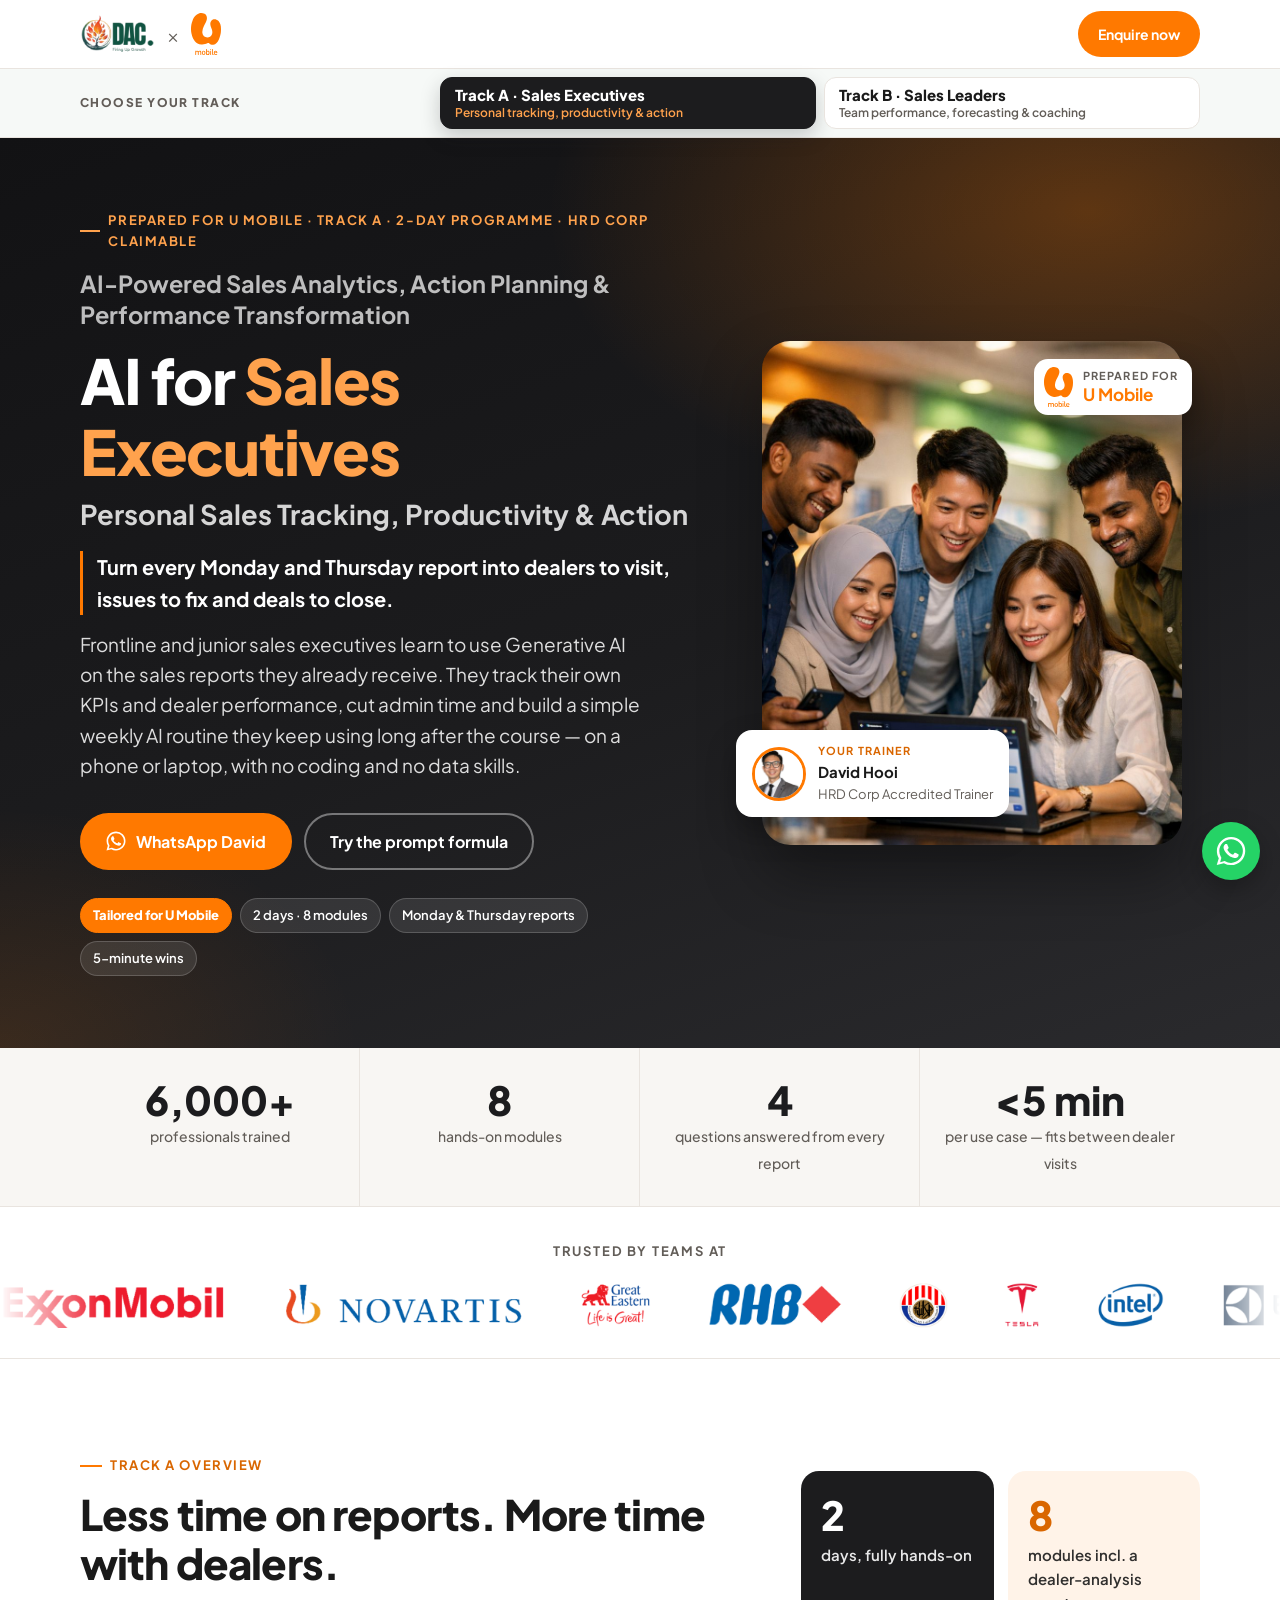
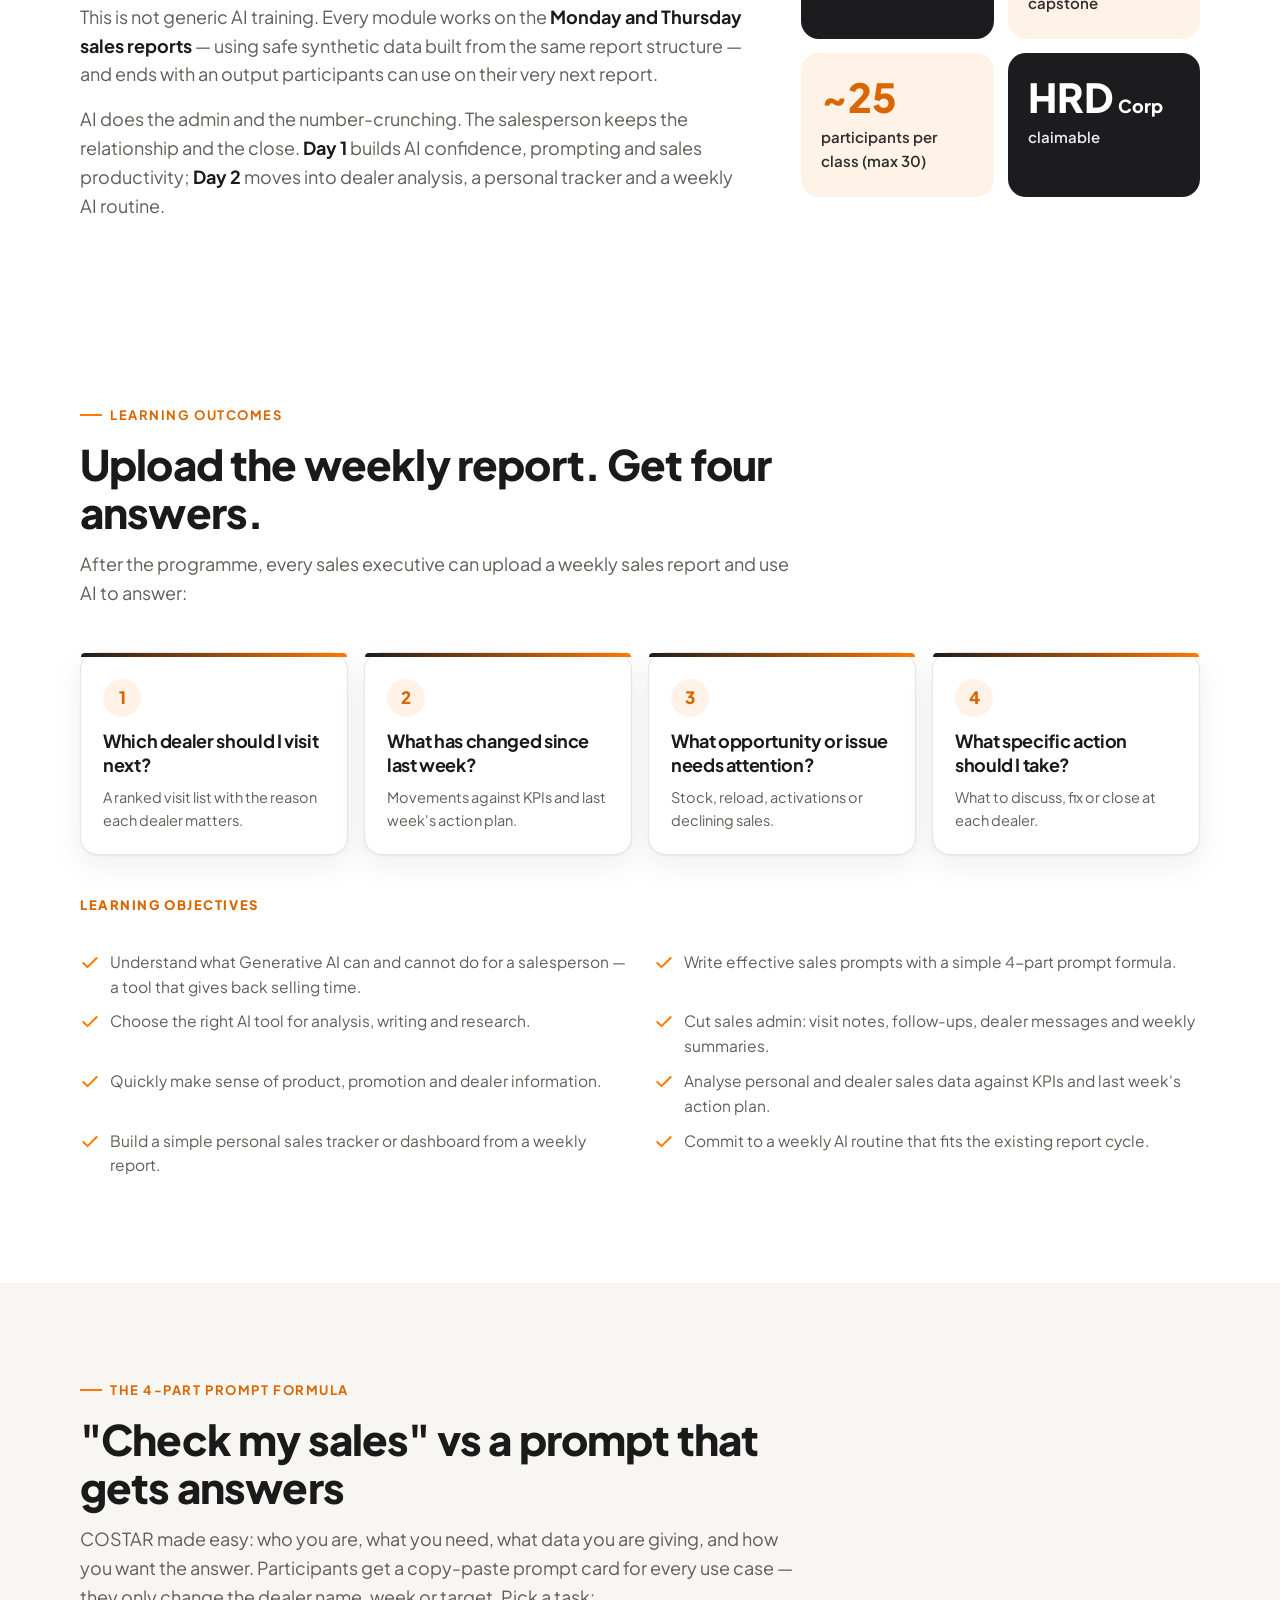
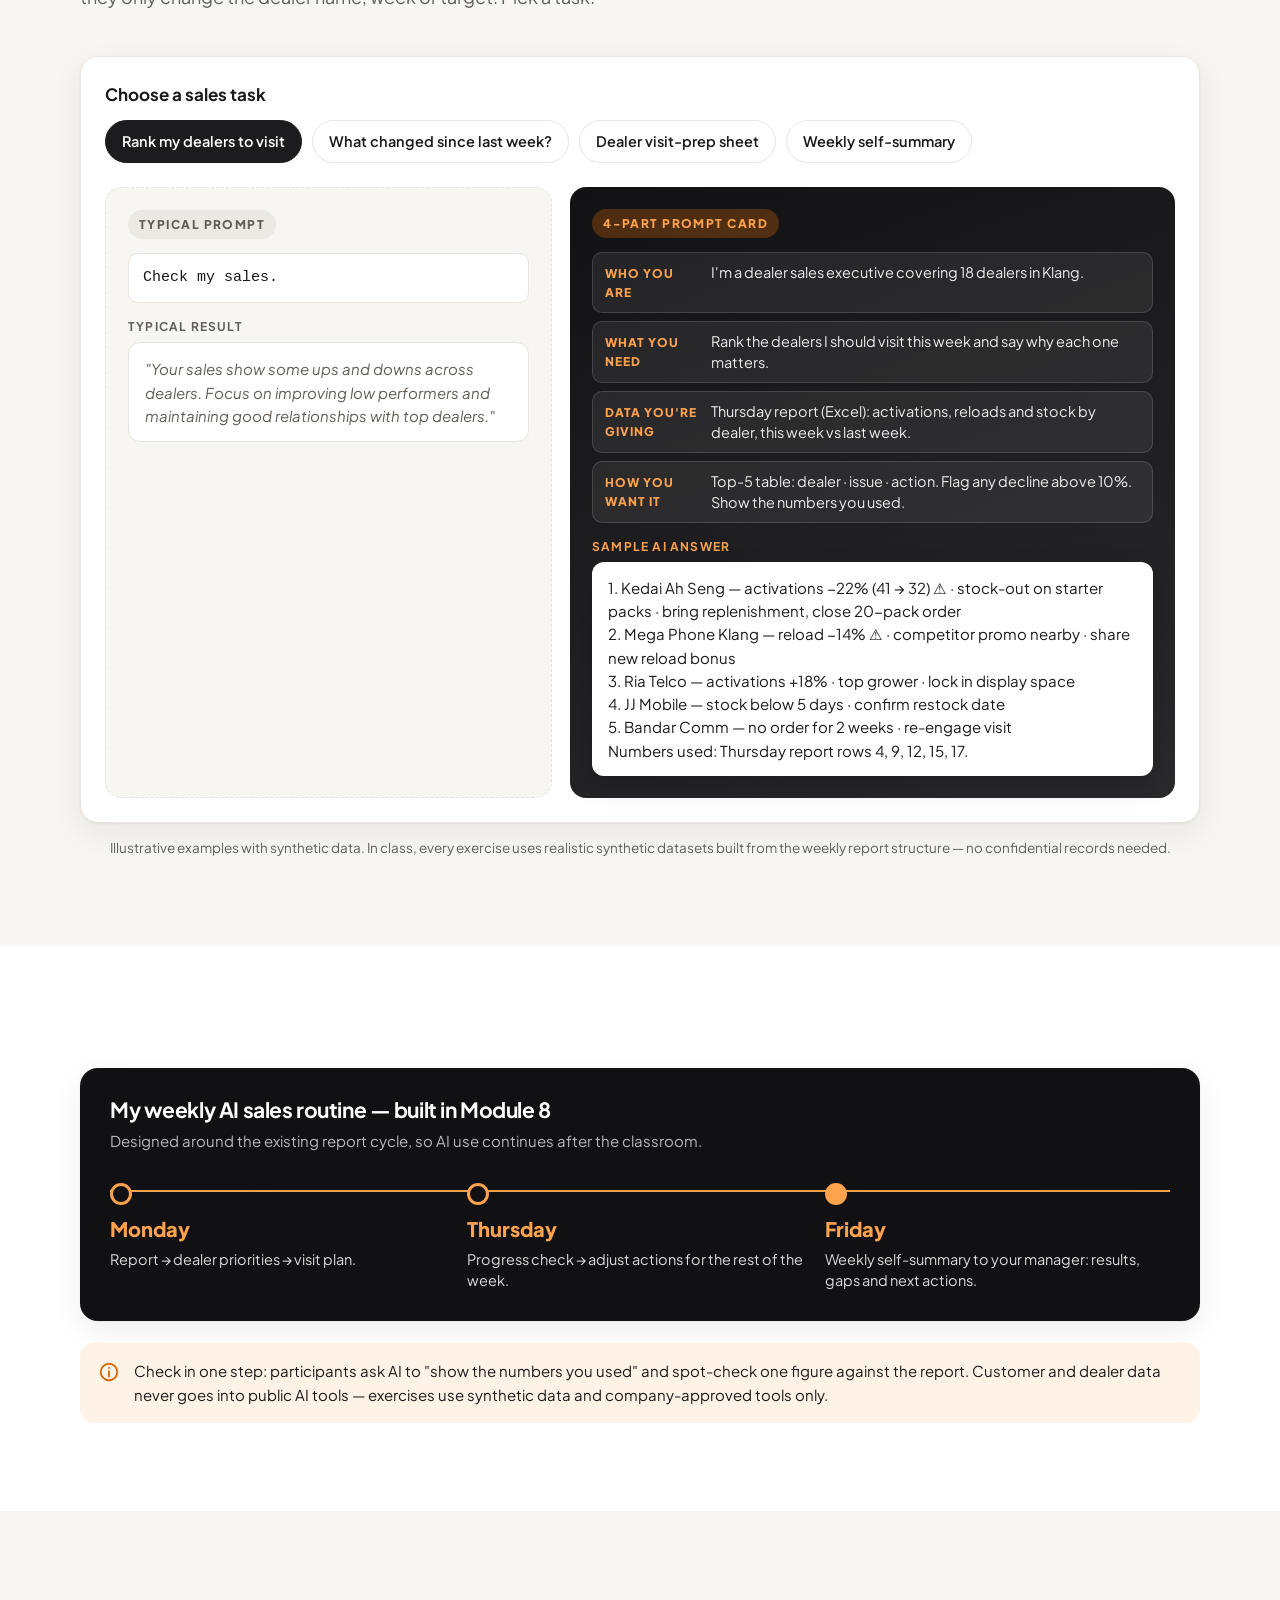
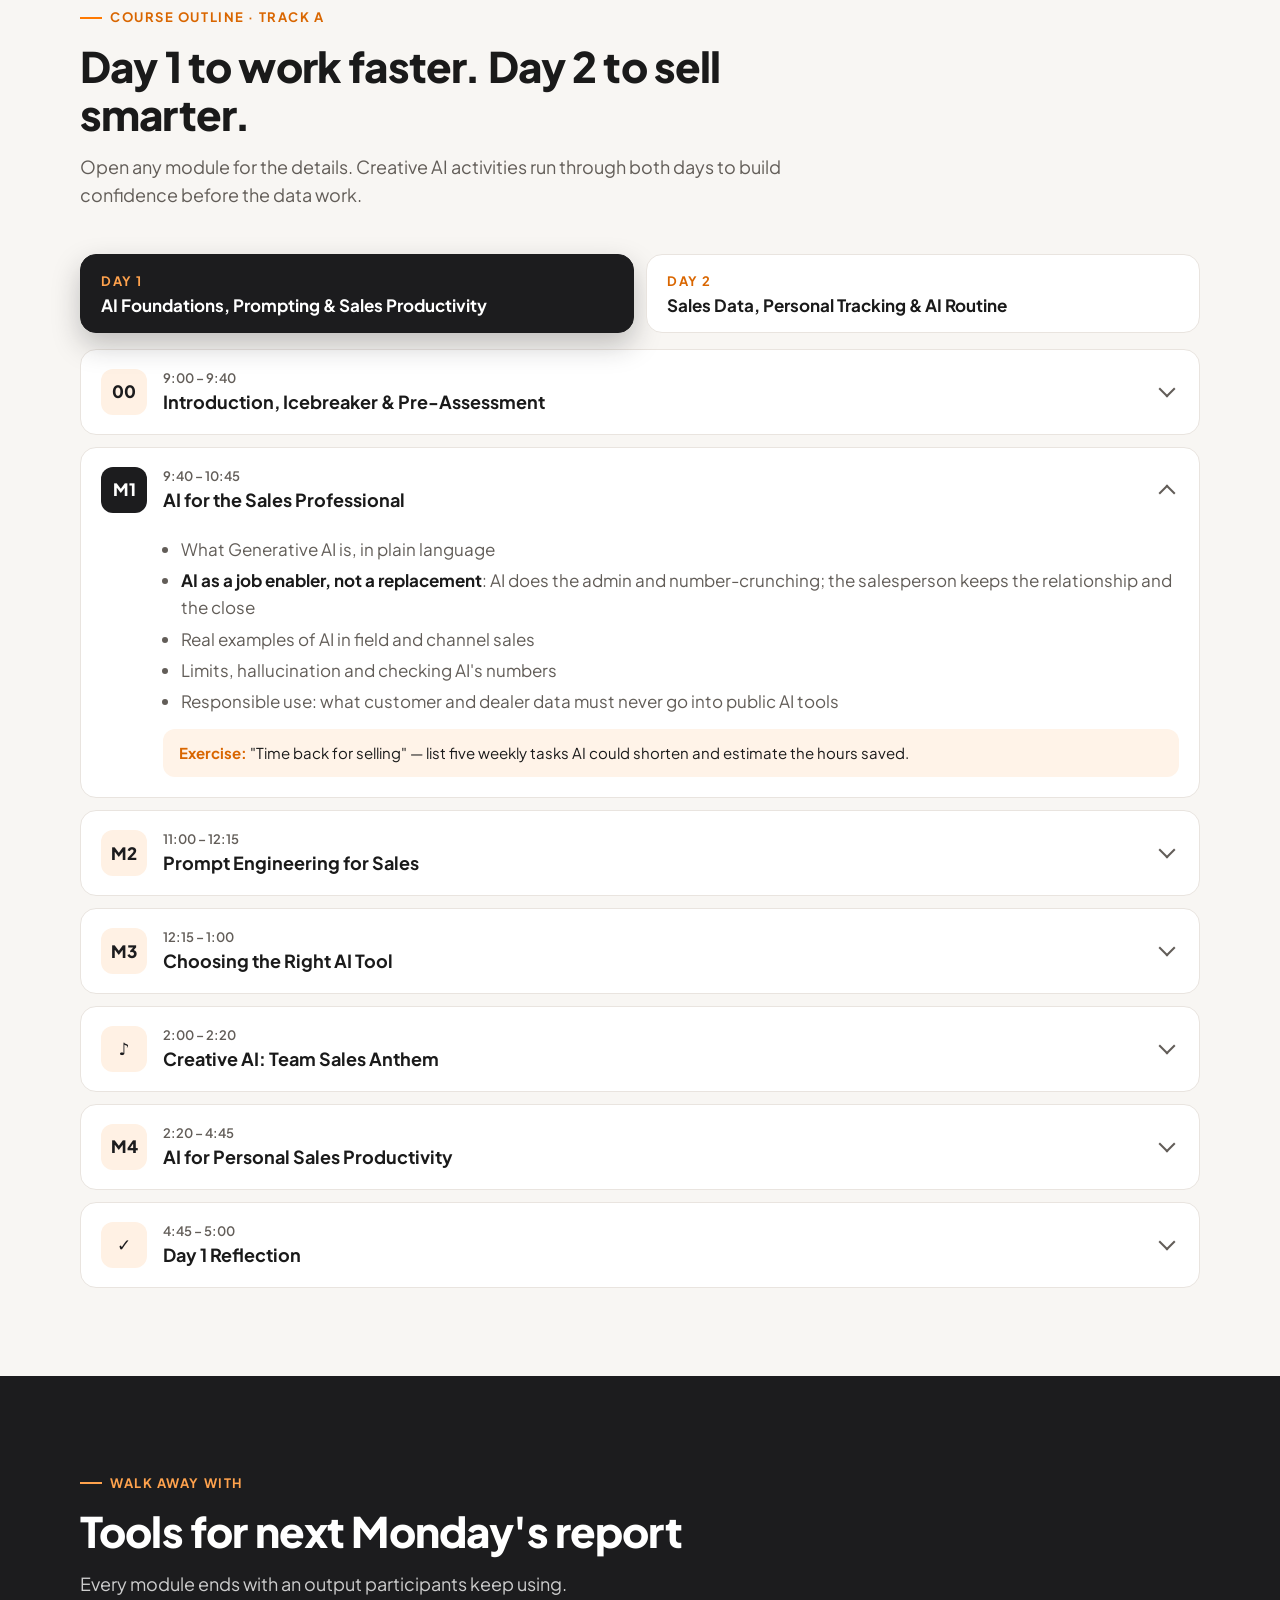
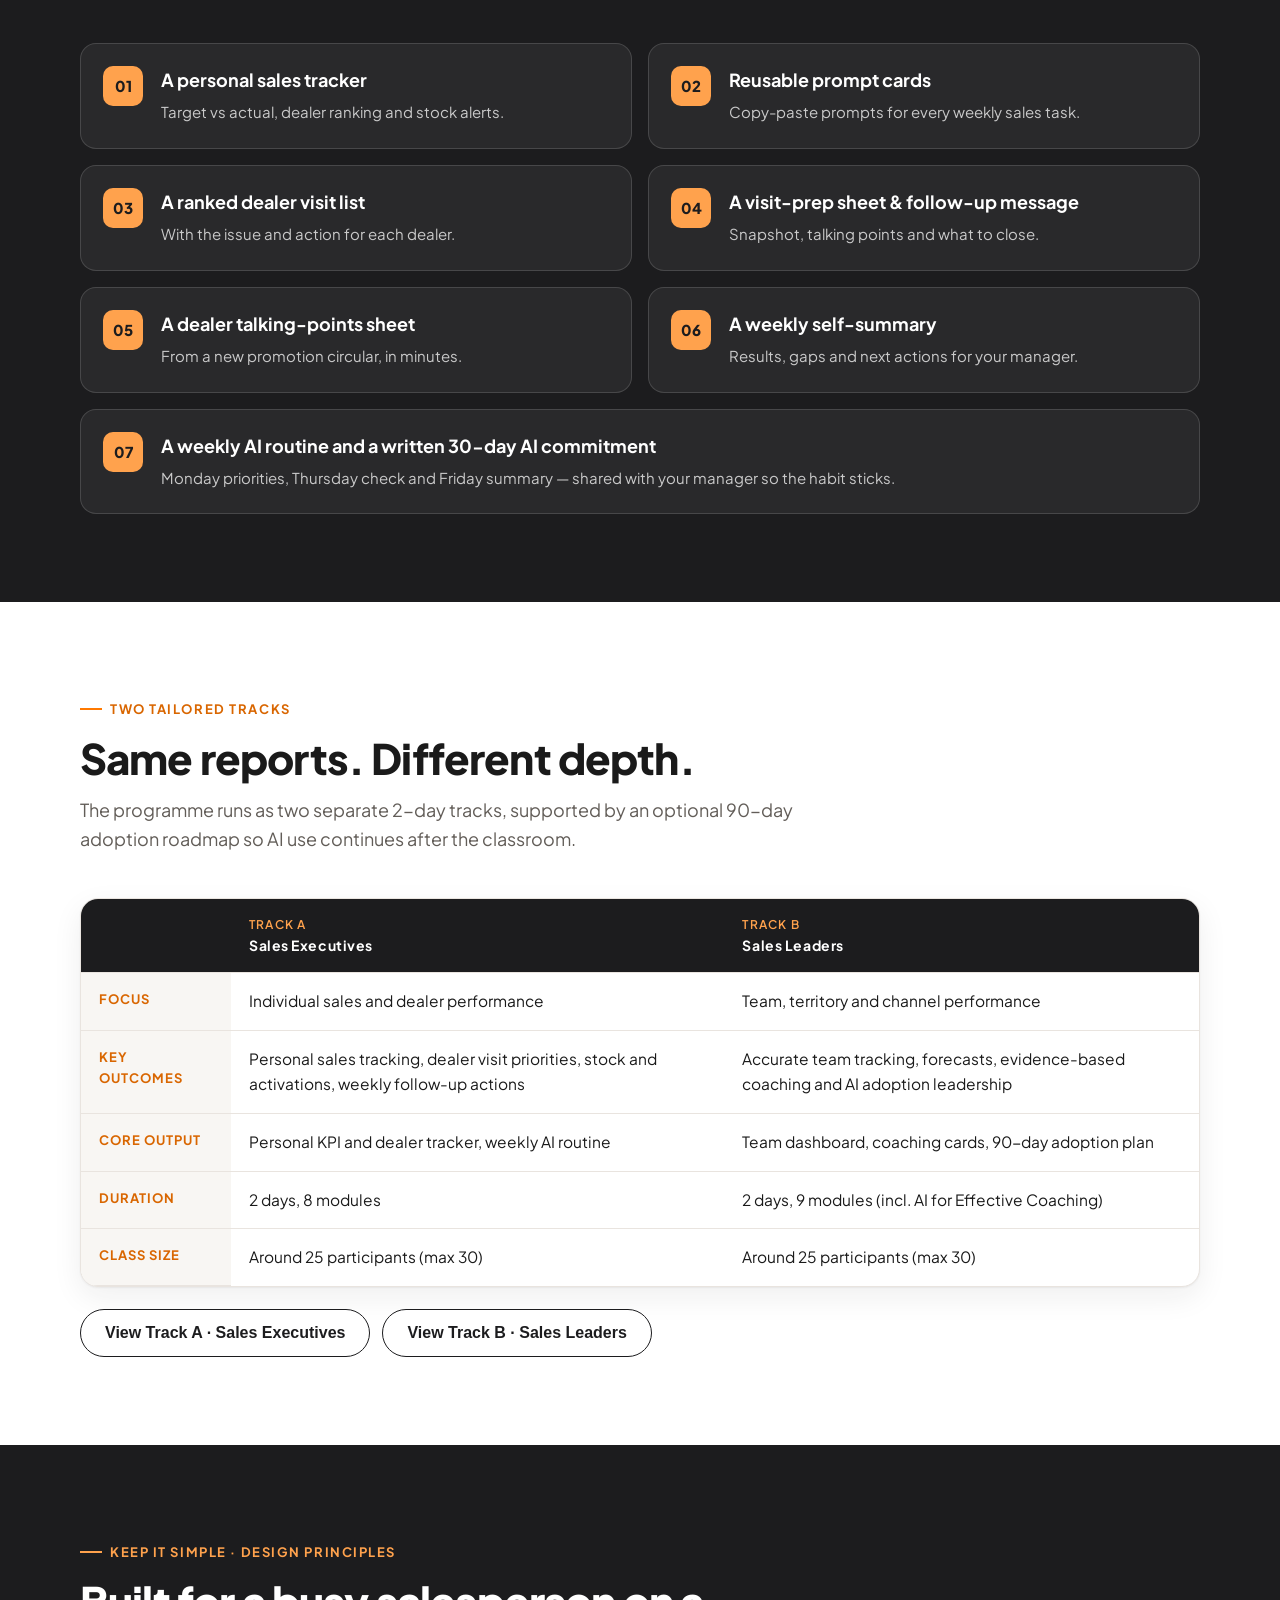
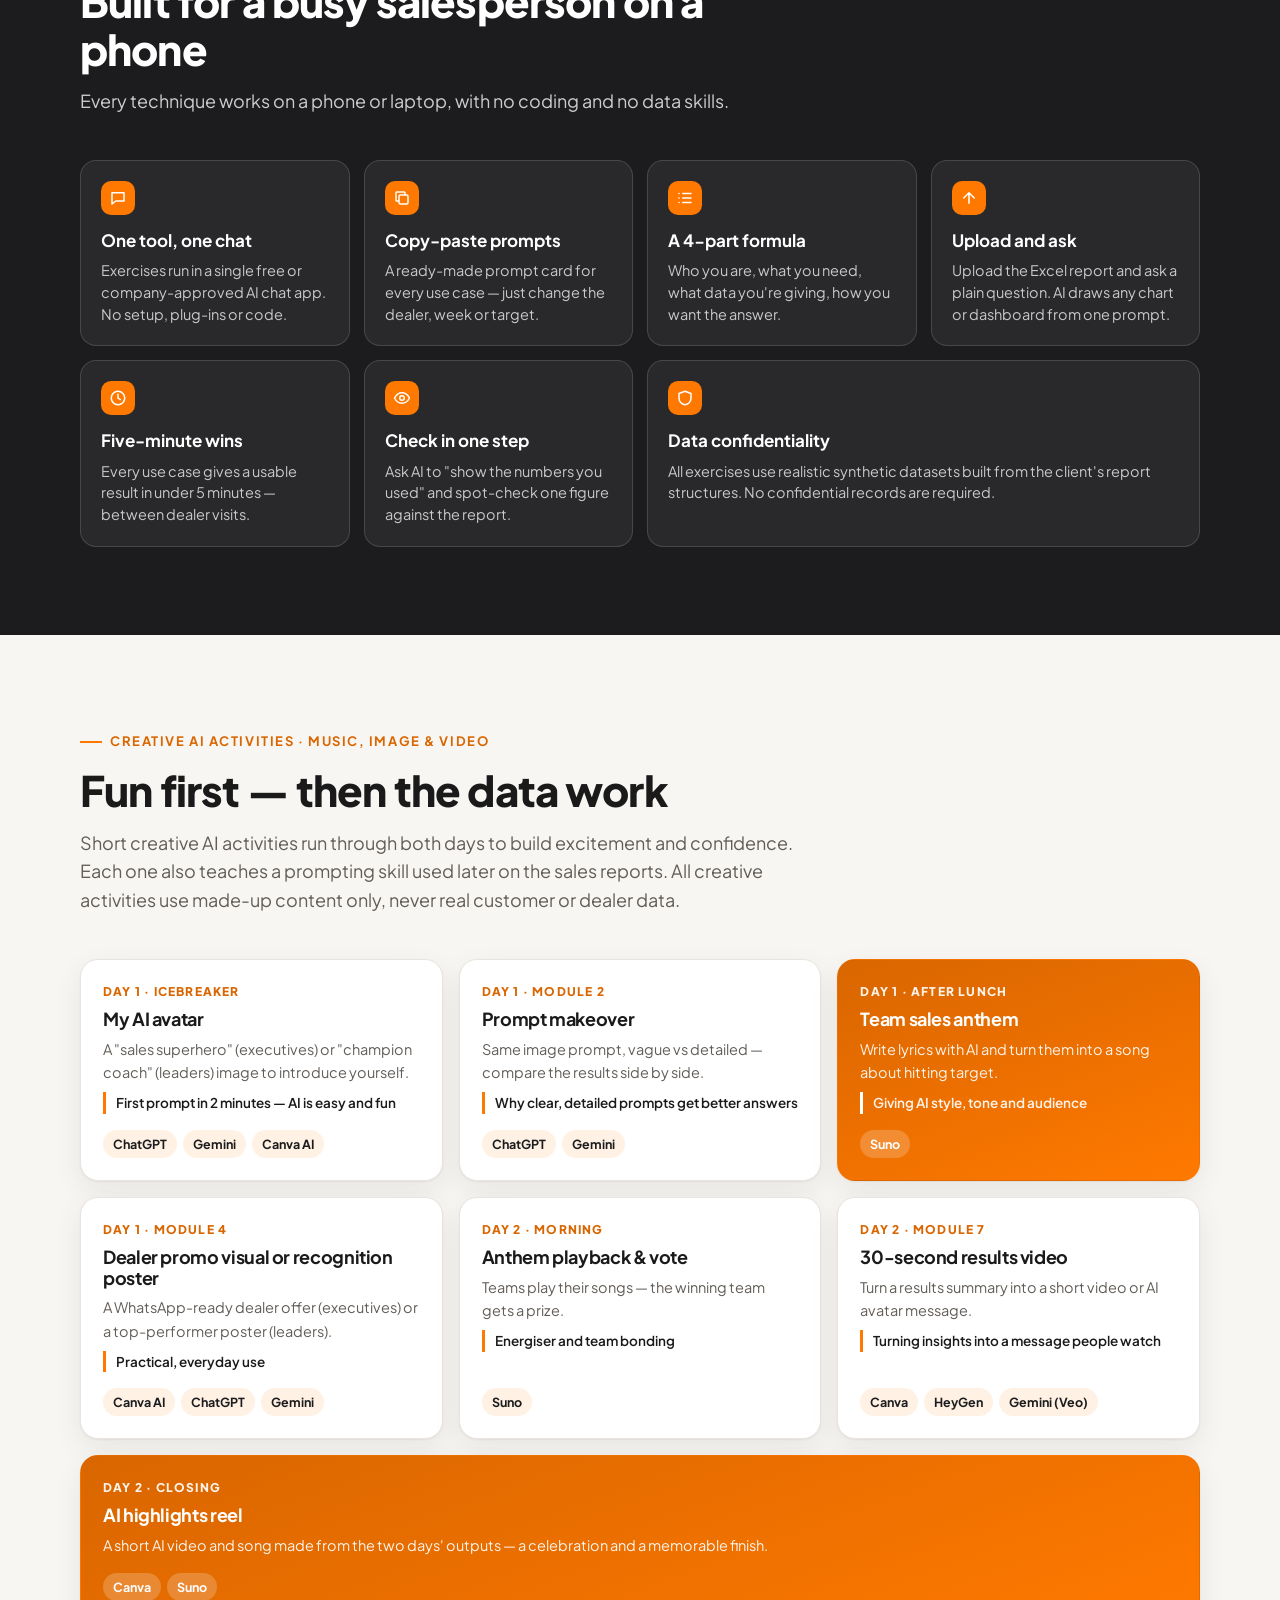
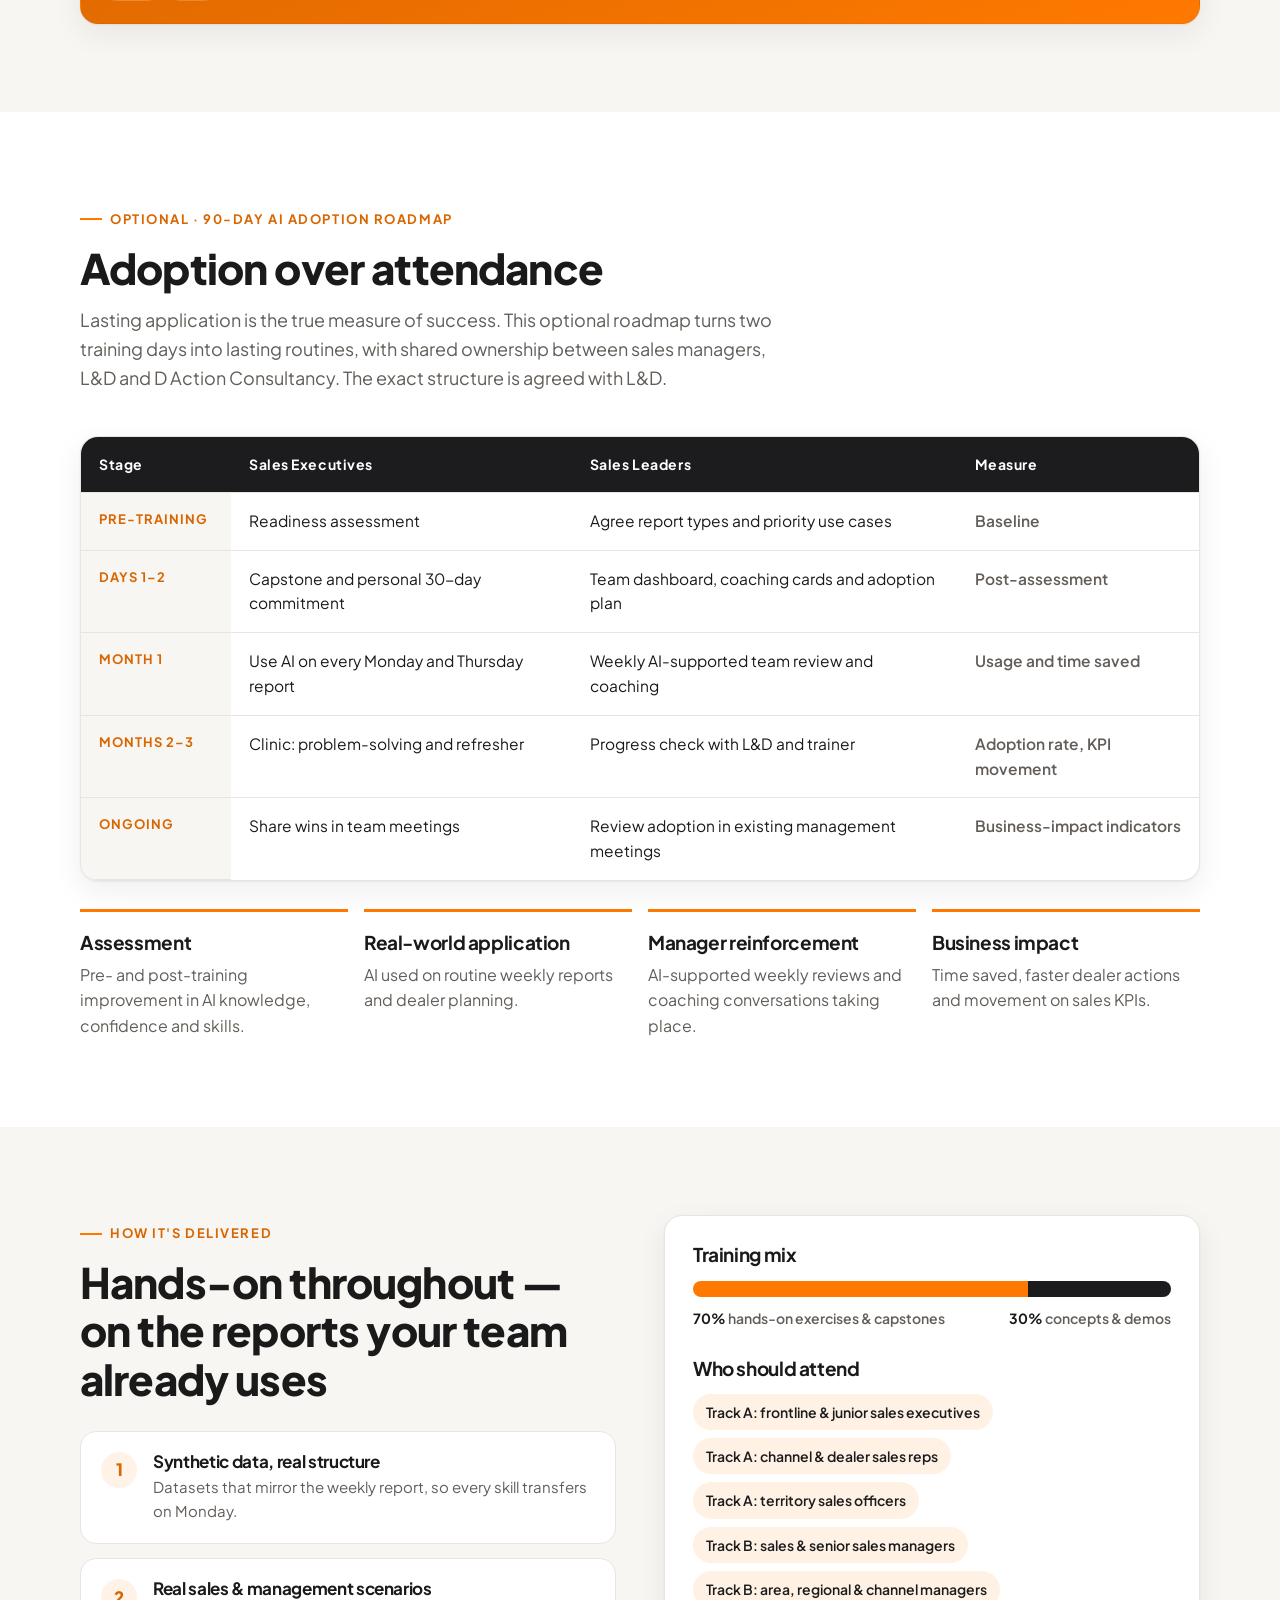
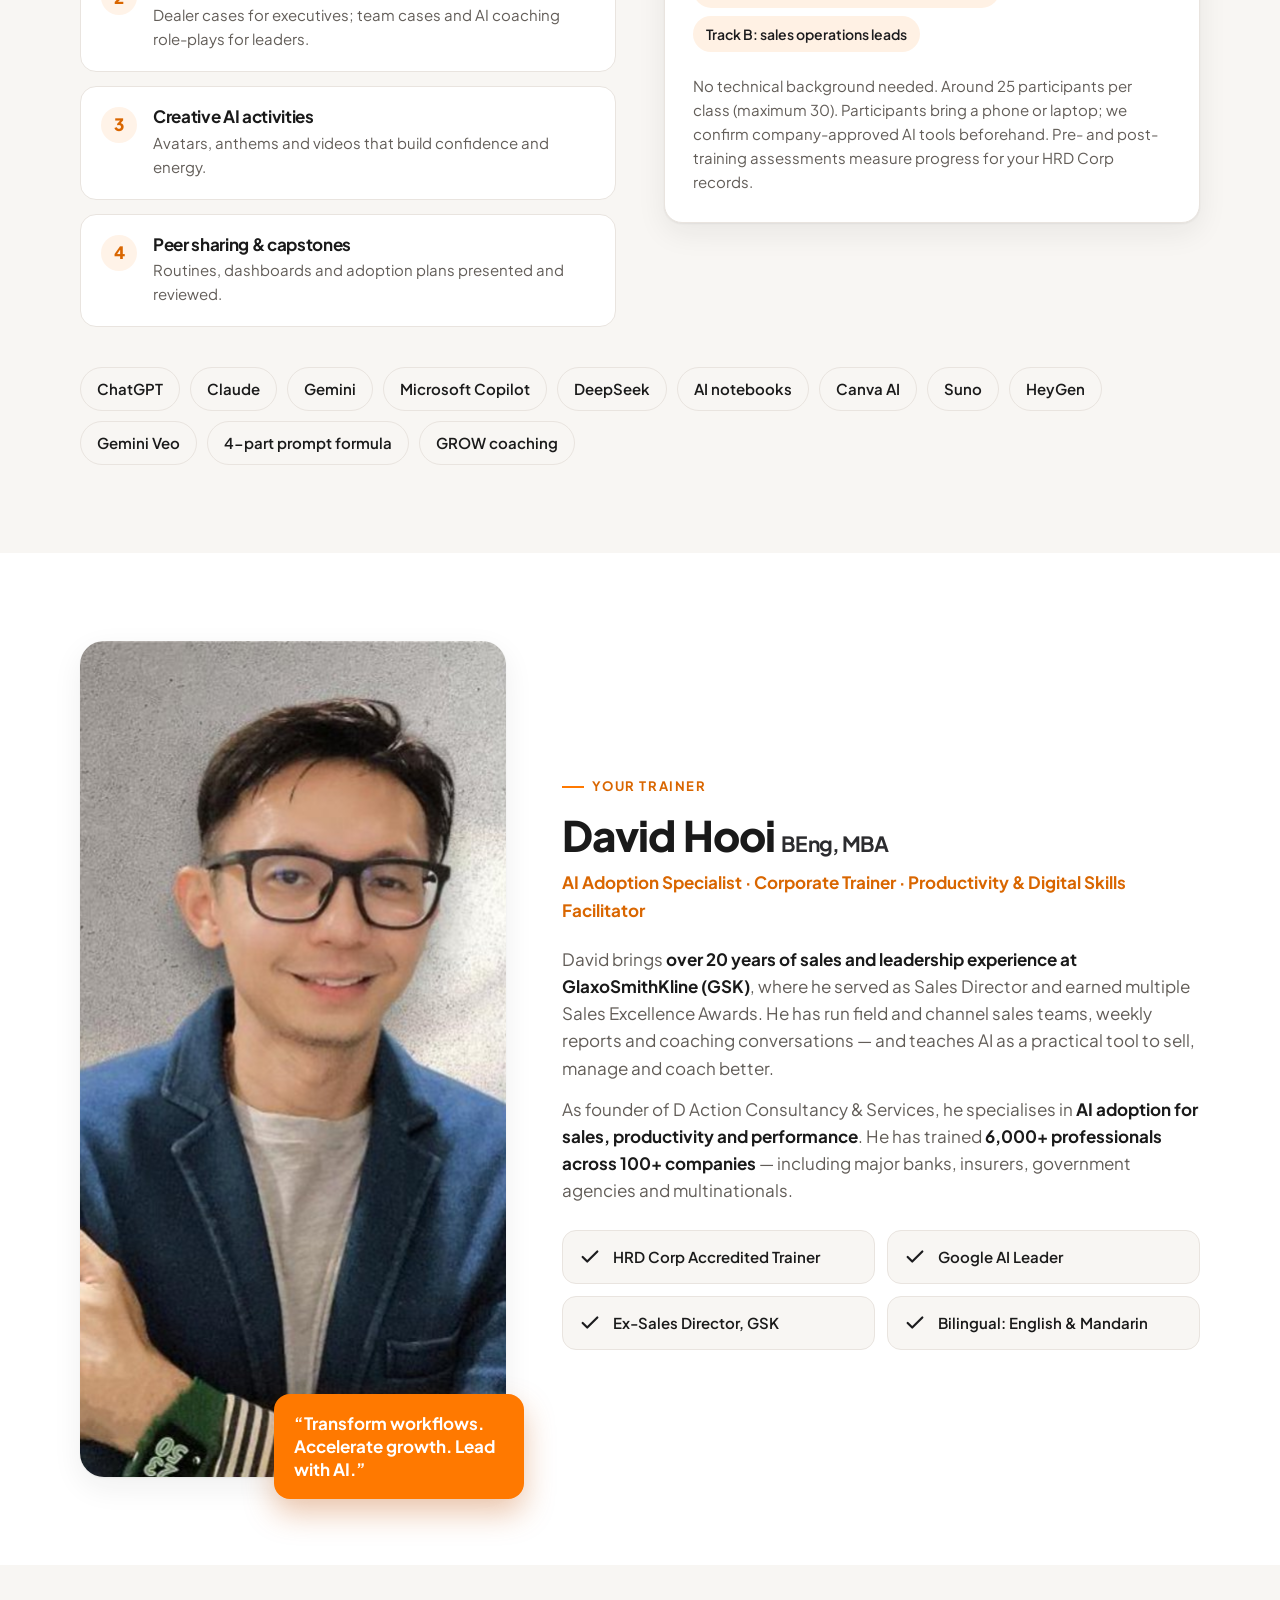
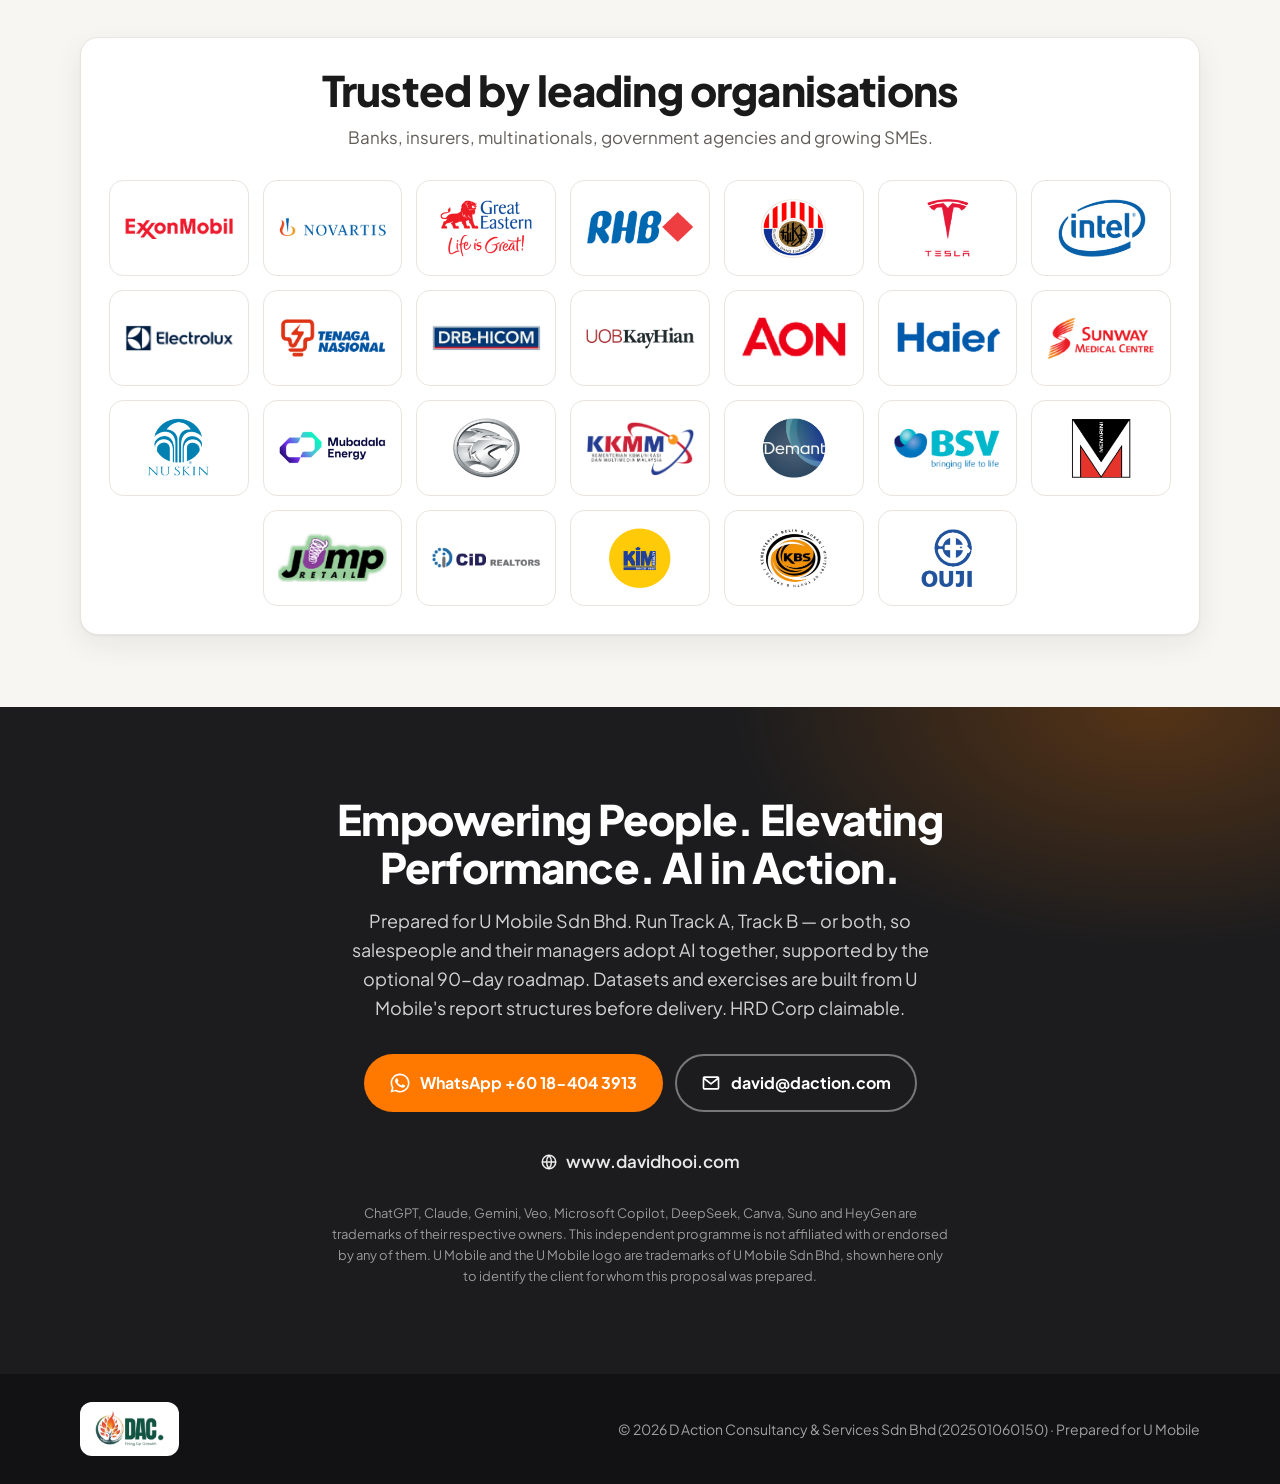
<file: index.html>
<!doctype html>
<html lang="en" data-lang="en">
<head>
<meta charset="utf-8">
<meta name="viewport" content="width=device-width, initial-scale=1">
<title>AI for Sales Executives (Track A) | Prepared for U Mobile</title>
<meta name="description" content="AI-Powered Sales Analytics, Action Planning &amp; Performance Transformation: two tailored 2-day tracks for U Mobile — Track A for Sales Executives and Track B for Sales Leaders — plus an optional 90-day AI adoption roadmap. By David Hooi, D Action Consultancy. HRD Corp claimable.">
<meta name="robots" content="noindex, nofollow">

<meta property="og:type" content="website">
<meta property="og:site_name" content="D Action Consultancy &amp; Services Sdn Bhd">
<meta property="og:locale" content="en_MY">
<meta property="og:title" content="AI-Powered Sales Analytics for U Mobile">
<meta property="og:description" content="Two tailored 2-day tracks: Sales Executives (dealer priorities, personal tracker, weekly AI routine) and Sales Leaders (team dashboard, forecasts, AI coaching, 90-day adoption plan). HRD Corp claimable.">
<meta property="og:image" content="https://dhooi266.github.io/ai-telco-umobile/og-share-v2.jpg">
<meta property="og:image:secure_url" content="https://dhooi266.github.io/ai-telco-umobile/og-share-v2.jpg">
<meta property="og:image:type" content="image/jpeg">
<meta property="og:image:width" content="1200">
<meta property="og:image:height" content="630">
<meta property="og:image:alt" content="AI-Powered Sales Analytics, Action Planning &amp; Performance Transformation - prepared for U Mobile by trainer David Hooi, D Action Consultancy.">

<meta name="twitter:card" content="summary_large_image">
<meta name="twitter:title" content="AI-Powered Sales Analytics for U Mobile">
<meta name="twitter:description" content="Two tailored 2-day tracks for Sales Executives and Sales Leaders, plus a 90-day AI adoption roadmap. HRD Corp claimable.">
<meta name="twitter:image" content="https://dhooi266.github.io/ai-telco-umobile/og-share-v2.jpg">

<meta name="theme-color" content="#1c1c1e">
<link rel="icon" href="assets/umobile-logo.svg">
<link rel="preconnect" href="https://fonts.googleapis.com">
<link rel="preconnect" href="https://fonts.gstatic.com" crossorigin>
<link rel="stylesheet" href="https://fonts.googleapis.com/css2?family=Plus+Jakarta+Sans:wght@400;500;600;700;800&display=swap">

<style>
:root{
  --green:#1c1c1e;
  --green-2:#2c2c2f;
  --green-soft:#fff1e4;
  --orange:#ff7900;
  --orange-2:#d96600;
  --orange-soft:#fff3e8;
  --ink:#1a1a1a;
  --muted:#625d58;
  --line:#e9e4df;
  --bg:#ffffff;
  --bg-2:#f8f6f3;
  --card:#ffffff;
  --radius:18px;
  --shadow:0 1px 2px rgba(28,28,30,.06),0 10px 30px rgba(28,28,30,.07);
}
*{box-sizing:border-box}
html{scroll-behavior:smooth}
body{
  margin:0;background:var(--bg);color:var(--ink);
  font-family:"Plus Jakarta Sans","Noto Sans SC",system-ui,-apple-system,"Segoe UI",sans-serif;
  font-size:17px;line-height:1.6;-webkit-font-smoothing:antialiased;
}
html[data-lang="zh"] body{font-family:"Noto Sans SC","Plus Jakarta Sans",system-ui,sans-serif;line-height:1.75}
[data-lang="en"] .zh,[data-lang="zh"] .en{display:none !important}
img{max-width:100%;display:block}
a{color:inherit}
.wrap{max-width:1160px;margin:0 auto;padding:0 20px}
h1,h2,h3{line-height:1.15;margin:0;letter-spacing:-.02em}
html[data-lang="zh"] h1,html[data-lang="zh"] h2,html[data-lang="zh"] h3{letter-spacing:0;line-height:1.3}
h2{font-size:clamp(28px,3.6vw,42px);font-weight:800}
h3{font-size:19px;font-weight:700}
p{margin:0}
.eyebrow{display:inline-flex;align-items:center;gap:8px;font-size:13px;font-weight:700;letter-spacing:.12em;text-transform:uppercase;color:var(--orange-2)}
html[data-lang="zh"] .eyebrow{letter-spacing:.06em}
.eyebrow::before{content:"";width:22px;height:2px;background:var(--orange)}
.sec{padding:88px 0}
.sec-head{max-width:720px;margin-bottom:44px}
.sec-head p{color:var(--muted);margin-top:14px;font-size:18px}
.btn{display:inline-flex;align-items:center;justify-content:center;gap:10px;padding:14px 24px;border-radius:999px;font-weight:700;font-size:16px;text-decoration:none;border:2px solid transparent;transition:transform .15s,background .15s}
.btn:hover{transform:translateY(-1px)}
.btn-primary{background:var(--orange);color:#fff}
.btn-primary:hover{background:var(--orange-2)}
.btn-ghost{border-color:rgba(255,255,255,.4);color:#fff}
.btn-ghost:hover{background:rgba(255,255,255,.1)}
.btn svg{width:20px;height:20px;flex:none}

/* nav */
.nav{position:sticky;top:0;z-index:50;background:rgba(255,255,255,.92);backdrop-filter:blur(10px);border-bottom:1px solid var(--line)}
.nav .wrap{display:flex;align-items:center;justify-content:space-between;height:68px;gap:12px}
.nav .logo img{height:40px;width:auto}
.nav-right{display:flex;align-items:center;gap:12px}
.lang{display:flex;background:var(--bg-2);border:1px solid var(--line);border-radius:999px;padding:3px}
.lang button{border:0;background:transparent;font:inherit;font-size:14px;font-weight:700;padding:7px 14px;border-radius:999px;cursor:pointer;color:var(--muted)}
.lang button[aria-pressed="true"]{background:var(--green);color:#fff}
.nav .btn{padding:10px 18px;font-size:14px}

/* hero */
.hero{background:radial-gradient(900px 500px at 85% 10%,rgba(255,121,0,.22),transparent 60%),linear-gradient(160deg,#121214 0%,#1c1c1e 55%,#2a2a2d 100%);color:#fff;overflow:hidden}
.hero .wrap{display:grid;grid-template-columns:1.15fr .85fr;gap:48px;align-items:center;padding-top:72px;padding-bottom:72px}
.hero .eyebrow{color:#ffa24d}
.hero .eyebrow::before{background:#ffa24d}
.hero h1{font-size:clamp(36px,5.2vw,62px);font-weight:800;margin:18px 0 20px}
.hero h1 em{font-style:normal;color:#ffa24d}
.hero h1 small{display:block;font-size:.44em;font-weight:700;color:rgba(255,255,255,.82);margin-top:12px;letter-spacing:0}
html[data-lang="zh"] .hero h1 small{font-size:.34em;color:rgba(255,255,255,.62)}
.hero .tagline{font-size:20px;font-weight:700;color:#fff;margin:0 0 14px;padding-left:14px;border-left:3px solid var(--orange)}
.hero .lead{font-size:19px;color:rgba(255,255,255,.85);max-width:560px}
.hero-cta{display:flex;flex-wrap:wrap;gap:12px;margin-top:32px}
.hero-tags{display:flex;flex-wrap:wrap;gap:8px;margin-top:28px}
.hero-tags span{font-size:13px;font-weight:600;padding:6px 12px;border-radius:999px;background:rgba(255,255,255,.1);border:1px solid rgba(255,255,255,.18)}
.hero-photo{position:relative;justify-self:center;width:100%;max-width:420px}
.hero-photo .frame{border-radius:28px;overflow:hidden;background:#121214;box-shadow:0 30px 60px rgba(0,0,0,.35);aspect-ratio:4/4.8}
.hero-photo .frame img{width:100%;height:100%;object-fit:cover;object-position:center 40%}
.hero-photo .badge{position:absolute;left:-26px;bottom:28px;background:#fff;color:var(--ink);border-radius:16px;padding:12px 16px;display:flex;gap:12px;align-items:center;box-shadow:0 14px 30px rgba(0,0,0,.25)}
.hero-photo .badge{text-decoration:none;transition:transform .2s}
.hero-photo .badge:hover{transform:translateY(-3px)}
.hero-photo .badge img.av{width:54px;height:54px;border-radius:50%;object-fit:cover;object-position:top;border:3px solid var(--orange)}
.hero-photo .badge strong{display:block;font-size:15px}
.hero-photo .badge small{display:block;color:var(--muted);font-size:13px}
.hero-photo .badge small:first-child{color:var(--orange-2);font-weight:700;font-size:11px;letter-spacing:.1em;text-transform:uppercase}

/* stats */
.stats{background:var(--bg-2);border-bottom:1px solid var(--line)}
.stats .wrap{display:grid;grid-template-columns:repeat(4,1fr)}
.stat{padding:30px 16px;text-align:center;border-right:1px solid var(--line)}
.stat:last-child{border-right:0}
.stat b{display:block;font-size:clamp(28px,3.4vw,40px);font-weight:800;color:var(--green);line-height:1.1}
.stat span{color:var(--muted);font-size:14px;font-weight:500}

/* gains */
.grid-3{display:grid;grid-template-columns:repeat(3,1fr);gap:20px}
.card{background:var(--card);border:1px solid var(--line);border-radius:var(--radius);padding:28px;box-shadow:var(--shadow)}
.card .ic{width:48px;height:48px;border-radius:14px;display:grid;place-items:center;background:var(--green-soft);color:var(--green);margin-bottom:18px}
.card .ic svg{width:24px;height:24px}
.card h3{margin-bottom:10px}
.card p{color:var(--muted);font-size:16px}
.card .tools{margin-top:14px;font-size:13px;font-weight:600;color:var(--green-2)}

/* deliverables */
.deliver{background:var(--green);color:#fff}
.deliver .sec-head p{color:rgba(255,255,255,.78)}
.deliver .eyebrow{color:#ffa24d}.deliver .eyebrow::before{background:#ffa24d}
.dl{display:grid;grid-template-columns:repeat(2,1fr);gap:16px;counter-reset:d}
.dl li{list-style:none;display:flex;gap:18px;align-items:flex-start;background:rgba(255,255,255,.06);border:1px solid rgba(255,255,255,.14);border-radius:16px;padding:22px}
.dl li::before{counter-increment:d;content:counter(d,decimal-leading-zero);font-weight:800;font-size:15px;color:var(--green);background:#ffa24d;border-radius:10px;min-width:40px;height:40px;display:grid;place-items:center}
.dl strong{display:block;font-size:18px;margin-bottom:4px}
.dl span{color:rgba(255,255,255,.75);font-size:15px}
.dl{padding:0;margin:0}

/* about */
.about-grid{display:grid;grid-template-columns:1.25fr .75fr;gap:56px;align-items:center}
.about-p{color:var(--muted);margin-top:16px;font-size:18px}
.about-p b{color:var(--ink)}
.facts{display:grid;grid-template-columns:1fr 1fr;gap:14px}
.fact{background:var(--green);color:#fff;border-radius:var(--radius);padding:24px 20px;transition:transform .2s}
.fact:nth-child(2),.fact:nth-child(3){background:var(--orange-soft);color:var(--ink)}
.fact:hover{transform:translateY(-4px)}
.fact b{display:block;font-size:40px;font-weight:800;line-height:1}
.fact b small{font-size:.45em;margin-left:4px}
.fact:nth-child(2) b,.fact:nth-child(3) b{color:var(--orange-2)}
.fact span{display:block;margin-top:8px;font-size:15px;font-weight:600;opacity:.9}

/* explorer */
.explorer{background:var(--bg-2)}
.rolefinder{background:#fff;border:1px solid var(--line);border-radius:var(--radius);padding:24px;box-shadow:var(--shadow);margin-bottom:28px}
.rf-q{font-weight:700;margin-bottom:12px}
.roles{display:flex;flex-wrap:wrap;gap:10px}
.rf-q2{margin-top:20px}
.ind{font:inherit;font-size:14px;font-weight:600;padding:8px 15px;border-radius:999px;border:1.5px dashed var(--line);background:var(--bg-2);color:var(--ink);cursor:pointer;transition:all .15s}
.ind:hover{border-color:var(--orange);color:var(--orange-2)}
.ind[aria-pressed="true"]{background:var(--orange);border:1.5px solid var(--orange);color:#fff}
#rfInd li{background:var(--orange-soft);color:var(--orange-2)}
#rfRole+#rfInd:not([hidden]){margin-top:18px}
.role{font:inherit;font-size:15px;font-weight:600;padding:10px 18px;border-radius:999px;border:1.5px solid var(--line);background:#fff;color:var(--ink);cursor:pointer;transition:all .15s}
.role:hover{border-color:var(--green-2);color:var(--green)}
.role[aria-pressed="true"]{background:var(--green);border-color:var(--green);color:#fff}
.rf-out{margin-top:20px;padding-top:18px;border-top:1px dashed var(--line);animation:fade .35s ease}
.rf-h{font-weight:700;color:var(--orange-2);margin-bottom:10px}
.rf-out ul{margin:0;padding:0;list-style:none;display:grid;grid-template-columns:repeat(3,1fr);gap:12px}
.rf-out li{background:var(--green-soft);border-radius:12px;padding:14px 16px;font-weight:600;font-size:15px;color:var(--green)}
@keyframes fade{from{opacity:0;transform:translateY(6px)}to{opacity:1;transform:none}}
.tabs{display:grid;grid-template-columns:1fr 1fr;gap:12px;margin-bottom:16px}
.tabs button{position:relative;font:inherit;text-align:left;cursor:pointer;border:1.5px solid var(--line);background:#fff;border-radius:16px;padding:16px 20px;display:flex;flex-direction:column;gap:2px;color:var(--ink);transition:all .15s}
.tabs button b{font-size:13px;letter-spacing:.12em;text-transform:uppercase;color:var(--orange-2)}
.tabs button span{font-weight:700;font-size:17px}
.tabs button[aria-selected="true"]{background:var(--green);border-color:var(--green);color:#fff;box-shadow:0 12px 28px rgba(28,28,30,.25)}
.tabs button[aria-selected="true"] b{color:#ffa24d}
.cnt{position:absolute;top:12px;right:14px;font-style:normal;font-size:12px;font-weight:800;background:var(--orange);color:#fff;border-radius:999px;padding:2px 9px;display:none}
.cnt.on{display:block}
.pane{display:grid;gap:12px;animation:fade .3s ease}
.pane[hidden]{display:none}
.mod{background:#fff;border:1.5px solid var(--line);border-radius:16px;overflow:hidden;transition:border-color .2s,box-shadow .2s,opacity .2s}
.mod summary{list-style:none;display:flex;align-items:center;gap:16px;padding:18px 20px;cursor:pointer}
.mod summary::-webkit-details-marker{display:none}
.mod .mn{flex:none;width:46px;height:46px;border-radius:12px;background:var(--green-soft);color:var(--green);font-weight:800;display:grid;place-items:center;transition:background .2s,color .2s}
.mod[open] .mn{background:var(--green);color:#fff}
.mt{flex:1;min-width:0}
.mt small{display:block;font-size:13px;font-weight:600;color:var(--muted)}
.mt strong{font-size:18px;line-height:1.35}
.rel{display:none;flex:none;font-size:12px;font-weight:800;color:#fff;background:var(--orange);padding:4px 10px;border-radius:999px}
.chev{flex:none;width:12px;height:12px;border-right:2.5px solid var(--muted);border-bottom:2.5px solid var(--muted);transform:rotate(45deg);transition:transform .2s;margin:0 6px 6px 0}
.mod[open] .chev{transform:rotate(-135deg);margin:6px 6px 0 0}
.mb{padding:0 20px 20px 82px}
.mb ul{margin:0 0 14px;padding-left:18px;color:var(--muted)}
.mb li{margin:4px 0}
.mb li b{color:var(--ink)}
.ex{background:var(--orange-soft);border-radius:12px;padding:12px 16px;font-size:15px}
.ex b{color:var(--orange-2)}
.explorer.filtering .mod{opacity:.5}
.explorer.filtering .mod.hl{opacity:1;border-color:var(--orange);box-shadow:0 10px 26px rgba(255,121,0,.15)}
.mod.hl .rel{display:inline-block}
@media (max-width:960px){.about-grid{grid-template-columns:1fr;gap:32px}.rf-out ul{grid-template-columns:1fr}}
@media (max-width:640px){.mb{padding:0 16px 18px}.mod summary{padding:16px;gap:12px}.mod .mn{width:40px;height:40px}.mt strong{font-size:16px}.rel{display:none!important}.tabs button{padding:14px}.tabs button span{font-size:15px}.fact b{font-size:32px}}

/* impact */
.impact{display:grid;grid-template-columns:repeat(4,1fr);gap:20px}
.imp{border-top:3px solid var(--orange);padding-top:20px}
.imp h3{margin-bottom:8px}
.imp p{color:var(--muted);font-size:16px}

/* tools strip */
.toolwall{display:flex;flex-wrap:wrap;gap:10px;margin-top:40px}
.toolwall span{padding:9px 16px;border-radius:999px;background:var(--bg-2);border:1px solid var(--line);font-weight:600;font-size:15px}

/* how */
.how{background:var(--bg-2)}
.how-grid{display:grid;grid-template-columns:1fr 1fr;gap:48px;align-items:start}
.steps{display:grid;gap:14px}
.step{display:flex;gap:16px;background:#fff;border:1px solid var(--line);border-radius:16px;padding:20px}
.step .n{flex:none;width:36px;height:36px;border-radius:50%;background:var(--orange-soft);color:var(--orange-2);font-weight:800;display:grid;place-items:center}
.step h3{font-size:17px;margin-bottom:4px}
.step p{color:var(--muted);font-size:15px}
.mix{background:#fff;border:1px solid var(--line);border-radius:var(--radius);padding:28px;box-shadow:var(--shadow)}
.bar{display:flex;height:16px;border-radius:999px;overflow:hidden;margin:16px 0 10px}
.bar i:first-child{background:var(--orange);width:70%}
.bar i:last-child{background:var(--green);width:30%}
.legend{display:flex;justify-content:space-between;font-size:14px;color:var(--muted);font-weight:600}
.legend b{color:var(--ink)}
.who{margin-top:28px}
.who h3{margin-bottom:14px}
.chips{display:flex;flex-wrap:wrap;gap:8px}
.chips span{font-size:14px;font-weight:600;padding:7px 13px;border-radius:999px;background:var(--green-soft);color:var(--green)}

/* trainer */
.trainer-grid{display:grid;grid-template-columns:.8fr 1.2fr;gap:56px;align-items:center}
.t-photo{position:relative}
.t-photo img.main{border-radius:24px;width:100%;aspect-ratio:4/4.8;object-fit:cover;object-position:top;box-shadow:var(--shadow)}
.t-photo .quote{position:absolute;right:-18px;bottom:-22px;background:var(--orange);color:#fff;font-weight:700;font-size:17px;line-height:1.35;padding:18px 20px;border-radius:16px;max-width:250px;box-shadow:0 14px 30px rgba(201,95,23,.35)}
.trainer h2 small{font-size:.5em;color:var(--green-2);font-weight:700;margin-left:6px}
.t-role{color:var(--orange-2);font-weight:700;margin:10px 0 22px}
.trainer p.bio{color:var(--muted);margin-bottom:14px}
.trainer p.bio b{color:var(--ink)}
.creds{display:grid;grid-template-columns:repeat(2,1fr);gap:12px;margin-top:26px}
.cred{display:flex;gap:12px;align-items:center;padding:14px 16px;border:1px solid var(--line);border-radius:14px;background:var(--bg-2);font-weight:600;font-size:15px}
.cred svg{width:22px;height:22px;color:var(--green);flex:none}

/* brands */
.brands{background:var(--bg-2);padding:72px 0}
.brands .box{background:#fff;border:1px solid var(--line);border-radius:var(--radius);padding:28px;box-shadow:var(--shadow)}
.brands img{margin:0 auto;max-height:560px;width:auto}
.brands h2{text-align:center;margin-bottom:10px}
.brands .sub{text-align:center;color:var(--muted);margin-bottom:28px}

/* logo strip */
.logostrip{padding:34px 0 30px;border-bottom:1px solid var(--line);overflow:hidden}
.ls-title{text-align:center;font-size:13px;font-weight:700;letter-spacing:.14em;text-transform:uppercase;color:var(--muted);margin-bottom:20px}
.marquee{overflow:hidden;-webkit-mask-image:linear-gradient(90deg,transparent,#000 8%,#000 92%,transparent);mask-image:linear-gradient(90deg,transparent,#000 8%,#000 92%,transparent)}
.track{display:flex;align-items:center;gap:56px;width:max-content;animation:scroll 60s linear infinite}
.track img{height:46px;width:auto;flex:none;mix-blend-mode:multiply}
.marquee:hover .track{animation-play-state:paused}
@keyframes scroll{to{transform:translateX(calc(-50% - 28px))}}
.logogrid{display:flex;flex-wrap:wrap;justify-content:center;gap:14px}
.logogrid div{flex:0 0 calc((100% - 6*14px)/7)}
.logogrid div{height:96px;display:grid;place-items:center;border:1px solid var(--line);border-radius:14px;padding:14px;background:#fff;transition:transform .2s,box-shadow .2s}
.logogrid div:hover{transform:translateY(-3px);box-shadow:var(--shadow)}
.logogrid img{max-height:62px;max-width:100%;width:auto;object-fit:contain;mix-blend-mode:multiply}
@media (prefers-reduced-motion:reduce){.track{animation:none;flex-wrap:wrap;justify-content:center;width:auto}.track img[aria-hidden]{display:none}}
@media (max-width:960px){.logogrid div{flex-basis:calc((100% - 4*14px)/5)}}
@media (max-width:640px){.track img{height:36px}.track{gap:40px}.logogrid{gap:10px}.logogrid div{flex-basis:calc((100% - 2*10px)/3)}.logogrid div{height:78px;padding:10px}}

/* cta */
.cta{background:radial-gradient(700px 400px at 90% 0%,rgba(255,121,0,.25),transparent 60%),var(--green);color:#fff;text-align:center}
.cta h2{max-width:760px;margin:0 auto 16px}
.cta p{color:rgba(255,255,255,.8);max-width:620px;margin:0 auto;font-size:18px}
.cta .hero-cta{justify-content:center}
.contact{display:flex;flex-wrap:wrap;justify-content:center;gap:12px 32px;margin-top:36px;font-weight:600}
.contact a{text-decoration:none;display:inline-flex;gap:8px;align-items:center;color:rgba(255,255,255,.9)}
.contact a:hover{color:#ffa24d}
.contact svg{width:18px;height:18px}
footer{background:#121214;color:rgba(255,255,255,.6);font-size:14px;padding:28px 0}
footer .wrap{display:flex;align-items:center;justify-content:space-between;gap:16px;flex-wrap:wrap}
footer .flogo{background:#fff;border-radius:12px;padding:8px 14px;display:inline-flex}
footer .flogo img{height:38px;width:auto}
.js .reveal{opacity:0;transform:translateY(22px);transition:opacity .7s ease,transform .7s ease}
.js .reveal.in{opacity:1;transform:none}
.card,.step,.cred{transition:transform .2s,box-shadow .2s,border-color .2s}
.card:hover{transform:translateY(-4px);border-color:#ffd3a6;box-shadow:0 18px 40px rgba(28,28,30,.13)}
.card:hover .ic{background:var(--green);color:#fff}
.card .ic{transition:background .2s,color .2s}
.step:hover{transform:translateX(4px)}
.dl li{transition:background .2s}
.dl li:hover{background:rgba(255,255,255,.11)}
@media (prefers-reduced-motion:reduce){.js .reveal{opacity:1;transform:none;transition:none}*{scroll-behavior:auto}}

.wa-float{position:fixed;right:20px;bottom:20px;z-index:60;width:58px;height:58px;border-radius:50%;background:#25d366;display:grid;place-items:center;box-shadow:0 10px 24px rgba(0,0,0,.25)}
.wa-float svg{width:30px;height:30px;color:#fff}

@media (max-width:960px){
  .hero .wrap,.how-grid,.trainer-grid{grid-template-columns:1fr}
  .hero-photo{max-width:360px}
  .grid-3{grid-template-columns:1fr 1fr}
  .impact{grid-template-columns:1fr 1fr}
  .t-photo{max-width:420px}
}
@media (max-width:640px){
  .sec{padding:64px 0}
  .wrap{padding:0 16px}
  .grid-3,.dl,.impact,.creds{grid-template-columns:1fr}
  .stats .wrap{grid-template-columns:1fr 1fr}
  .stat:nth-child(2){border-right:0}
  .stat:nth-child(-n+2){border-bottom:1px solid var(--line)}
  .nav .btn{display:none}
  .hero .wrap{padding-top:48px;padding-bottom:56px}
  .hero-photo .badge{left:8px;bottom:12px}
  .t-photo .quote{right:8px}
  .hero-cta .btn{flex:1 1 100%}
}
/* --- additions for Social Media Content workshop --- */
.tabs button span{line-height:1.3}
.builds{display:grid;grid-template-columns:repeat(3,1fr);gap:20px}
.build{position:relative;border-radius:var(--radius);padding:30px 26px 26px;background:#fff;border:1px solid var(--line);box-shadow:var(--shadow);overflow:hidden;transition:transform .2s,box-shadow .2s}
.build:hover{transform:translateY(-4px);box-shadow:0 18px 40px rgba(28,28,30,.13)}
.build::before{content:"";position:absolute;inset:0 0 auto 0;height:5px;background:linear-gradient(90deg,var(--green),var(--orange))}
.build .k{font-size:13px;font-weight:800;letter-spacing:.12em;text-transform:uppercase;color:var(--orange-2)}
.build h3{font-size:22px;margin:8px 0 10px}
.build p{color:var(--muted);font-size:16px}
.build ul{margin:14px 0 0;padding:0;list-style:none;display:flex;flex-wrap:wrap;gap:8px}
.build li{font-size:13px;font-weight:600;padding:6px 11px;border-radius:999px;background:var(--green-soft);color:var(--green)}
.build .vis{height:120px;margin:-6px -6px 20px;border-radius:12px;background:var(--bg-2);border:1px solid var(--line);display:grid;place-items:center;overflow:hidden}
.build .vis svg{width:100%;height:100%}
/* 24/7 night shift timeline */
.night{margin-top:34px;background:#111113;color:#fff;border-radius:var(--radius);padding:30px;box-shadow:var(--shadow)}
.night h3{color:#fff;font-size:21px;margin-bottom:6px}
.night>p{color:rgba(255,255,255,.7);font-size:15px;margin-bottom:22px}
.tl{display:grid;grid-template-columns:repeat(5,1fr);gap:12px;position:relative}
.tl::before{content:"";position:absolute;left:0;right:0;top:15px;height:2px;background:linear-gradient(90deg,#ffa24d,#ff9f45)}
.tl div{position:relative;padding-top:38px}
.tl div::before{content:"";position:absolute;top:8px;left:0;width:16px;height:16px;border-radius:50%;background:#111113;border:3px solid #ffa24d}
.tl b{display:block;font-size:20px;font-weight:800;color:#ffa24d}
.tl span{display:block;font-size:14.5px;color:rgba(255,255,255,.85);margin-top:4px;line-height:1.45}
.tl div:last-child::before{background:#ffa24d}
.honest{margin-top:22px;display:flex;gap:14px;align-items:flex-start;background:var(--orange-soft);border-radius:14px;padding:16px 18px;font-size:15px;color:var(--ink)}
.honest svg{flex:none;width:22px;height:22px;color:var(--orange-2);margin-top:2px}


/* prompt lab */
.anatomy{background:var(--bg-2)}
.lab{background:#fff;border:1px solid var(--line);border-radius:var(--radius);box-shadow:var(--shadow);padding:24px}
.lb-biz,.lb-fmt{font:inherit;font-size:14.5px;font-weight:600;padding:9px 16px;border-radius:999px;border:1.5px solid var(--line);background:#fff;color:var(--ink);cursor:pointer;transition:all .15s}
.lb-biz:hover,.lb-fmt:hover{border-color:var(--green);color:var(--green)}
.lb-biz[aria-pressed="true"]{background:var(--green);border-color:var(--green);color:#fff}
.lb-fmt[aria-pressed="true"]{background:var(--orange);border-color:var(--orange);color:#fff}
.lab-cmp{display:grid;grid-template-columns:.85fr 1.15fr;gap:18px;margin-top:24px}
.lab-col{border-radius:16px;padding:22px;display:flex;flex-direction:column;gap:14px;min-width:0}
.lab-col .tag{align-self:flex-start;font-size:12px;font-weight:800;letter-spacing:.12em;text-transform:uppercase;padding:5px 11px;border-radius:999px}
.lab-col.weak{background:var(--bg-2);border:1.5px dashed var(--line)}
.lab-col.weak .tag{background:#ece8e4;color:var(--muted)}
.lab-col.strong{background:linear-gradient(160deg,#121214,#2a2a2d);color:#fff}
.lab-col.strong .tag{background:rgba(255,121,0,.25);color:#ffa24d}
.lab .pr{font-family:ui-monospace,Consolas,monospace;font-size:15px;background:#fff;border:1px solid var(--line);border-radius:10px;padding:12px 14px;color:var(--ink)}
.pr-parts{margin:0;display:grid;gap:8px}
.pr-parts div{display:grid;grid-template-columns:96px 1fr;gap:10px;align-items:baseline;background:rgba(255,255,255,.07);border:1px solid rgba(255,255,255,.14);border-radius:10px;padding:9px 12px}
.pr-parts dt{font-size:12px;font-weight:800;letter-spacing:.08em;text-transform:uppercase;color:#ffa24d}
.pr-parts dd{margin:0;font-size:14.5px;color:rgba(255,255,255,.92);line-height:1.45}
.outb{margin-top:auto}
.outb b{display:block;font-size:12px;letter-spacing:.1em;text-transform:uppercase;margin-bottom:6px;color:var(--muted)}
.outb p{white-space:pre-line;font-size:15px;line-height:1.55;border-radius:12px;padding:14px 16px;margin:0}
.weak .outb p{background:#fff;border:1px solid var(--line);color:var(--muted);font-style:italic}
.strong .outb b{color:#ffa24d}
.strong .outb p{background:#fff;color:var(--ink);box-shadow:0 10px 26px rgba(0,0,0,.18)}
.where-n{margin-top:14px;font-size:13.5px;color:var(--muted);text-align:center}

/* one idea -> every platform */
.hub{display:grid;grid-template-columns:.8fr 1.2fr;gap:20px;align-items:stretch}
.hub-core{background:linear-gradient(160deg,#d96600,#ff7900);color:#fff;border-radius:var(--radius);padding:30px;box-shadow:var(--shadow);display:flex;flex-direction:column;justify-content:center}
.hub-core .ic{width:52px;height:52px;border-radius:14px;display:grid;place-items:center;background:rgba(255,255,255,.18);margin-bottom:14px}
.hub-core .ic svg{width:28px;height:28px}
.hub-core .k{font-size:12.5px;font-weight:800;letter-spacing:.12em;text-transform:uppercase;color:#ffe2cc}
.hub-core h3{color:#fff;font-size:24px;margin:6px 0 10px}
.hub-core p{color:rgba(255,255,255,.9);font-size:15.5px}
.hub-out{display:grid;grid-template-columns:repeat(2,1fr);gap:12px}
.ch{display:flex;gap:12px;align-items:center;background:#fff;border:1px solid var(--line);border-radius:14px;padding:16px;box-shadow:var(--shadow);transition:transform .15s,border-color .15s}
.ch:hover{transform:translateY(-3px);border-color:var(--orange)}
.ch svg{flex:none;width:38px;height:38px;padding:8px;border-radius:11px;background:var(--green-soft);color:var(--green)}
.ch b{display:block;font-size:16px}
.ch span{display:block;font-size:14px;color:var(--muted);line-height:1.35}

@media (max-width:960px){
  .builds{grid-template-columns:1fr}
  .lab-cmp,.hub{grid-template-columns:1fr}
  .tl{grid-template-columns:1fr;gap:4px}
  .tl::before{left:7px;right:auto;top:0;bottom:0;width:2px;height:auto;background:linear-gradient(180deg,#ffa24d,#ff9f45)}
  .tl div{padding:4px 0 14px 34px}
  .tl div::before{top:8px}
}
@media (max-width:560px){.hub-out{grid-template-columns:1fr}.pr-parts div{grid-template-columns:1fr;gap:2px}.lab{padding:18px}}
.ch b span{display:inline;font-size:inherit;color:inherit}
.weak .outb{margin-top:0}

/* programme switcher (combined telco page) */
.progbar{border-top:1px solid var(--line);background:rgba(246,249,247,.96)}
.progbar .wrap{display:flex;align-items:center;gap:14px;height:auto;padding-top:8px;padding-bottom:8px}
.progbar .pl{font-size:12px;font-weight:800;letter-spacing:.12em;text-transform:uppercase;color:var(--muted);white-space:nowrap}
.pswitch{display:grid;grid-template-columns:1fr 1fr;gap:8px;flex:1;max-width:760px}
.pswitch button{font:inherit;cursor:pointer;text-align:left;border:1.5px solid var(--line);background:#fff;border-radius:12px;padding:8px 14px;display:flex;flex-direction:column;line-height:1.25;transition:.2s}
.pswitch button b{font-size:15px;font-weight:800;color:var(--ink,#1a1a1a)}
.pswitch button small{font-size:12px;color:var(--muted);font-weight:600}
.pswitch button:hover{border-color:var(--green)}
.pswitch button[aria-selected="true"]{background:var(--green);border-color:var(--green);box-shadow:0 8px 20px rgba(28,28,30,.22)}
.pswitch button[aria-selected="true"] b{color:#fff}
.pswitch button[aria-selected="true"] small{color:#ffa24d}
.prog[hidden]{display:none}
@media (max-width:640px){.progbar .pl{display:none}.pswitch button{padding:7px 10px}.pswitch button b{font-size:13.5px}.pswitch button small{font-size:11px}}

/* ===== U Mobile edition: AI-Powered Sales Analytics (Track A / Track B) ===== */
.nav .cobrand{display:flex;align-items:center;gap:12px;text-decoration:none}
.nav .cobrand .x{font-size:20px;font-weight:300;color:var(--muted)}
.nav .cobrand img.um{height:42px}
.hero{background:radial-gradient(900px 520px at 85% 8%,rgba(255,121,0,.30),transparent 60%),radial-gradient(600px 400px at 0% 100%,rgba(255,121,0,.12),transparent 60%),linear-gradient(160deg,#121214 0%,#1c1c1e 55%,#2a2a2d 100%)}
.hero .eyebrow{color:#ffa24d}
.hero h1 .prog{display:block;font-size:.38em;font-weight:700;letter-spacing:0;color:rgba(255,255,255,.72);margin-bottom:14px;line-height:1.3}
.hero-tags .um-tag{background:#ff7900;border-color:#ff7900;color:#fff;font-weight:800}
.hero-photo{position:relative}
.um-stamp{position:absolute;top:18px;right:-10px;z-index:3;display:flex;align-items:center;gap:10px;background:#fff;color:#1a1a1a;border-radius:14px;padding:8px 14px 8px 10px;box-shadow:0 14px 30px rgba(0,0,0,.35)}
.um-stamp img{height:40px;width:auto}
.um-stamp span{font-size:11px;font-weight:700;letter-spacing:.1em;text-transform:uppercase;color:#625d58;line-height:1.3}
.um-stamp b{display:block;font-size:17px;letter-spacing:0;text-transform:none;color:#ff7900}

/* questions answered */
.qgrid{display:grid;grid-template-columns:repeat(auto-fit,minmax(200px,1fr));gap:16px}
.q{position:relative;background:#fff;border:1px solid var(--line);border-radius:var(--radius);padding:26px 22px 22px;box-shadow:var(--shadow);transition:transform .2s}
.q:hover{transform:translateY(-4px)}
.q::before{content:"";position:absolute;inset:0 0 auto 0;height:4px;border-radius:var(--radius) var(--radius) 0 0;background:linear-gradient(90deg,var(--green),var(--orange))}
.q i{font-style:normal;display:inline-grid;place-items:center;width:38px;height:38px;border-radius:50%;background:var(--orange-soft);color:var(--orange-2);font-weight:800;margin-bottom:12px}
.q h3{font-size:18px;line-height:1.35}
.q p{color:var(--muted);font-size:14.5px;margin-top:8px}
.objs{margin-top:34px;display:grid;grid-template-columns:1fr 1fr;gap:10px 28px;padding:0;list-style:none}
.objs li{display:flex;gap:10px;font-size:15.5px;color:var(--muted)}
.objs li svg{flex:none;width:20px;height:20px;color:var(--orange);margin-top:3px}
.objs-h{margin-top:40px;font-size:13px;font-weight:800;letter-spacing:.12em;text-transform:uppercase;color:var(--orange-2)}
.tl.t3{grid-template-columns:repeat(3,1fr)}

/* tracks at a glance + roadmap tables */
.rtable{width:100%;border-collapse:separate;border-spacing:0;background:#fff;border:1px solid var(--line);border-radius:var(--radius);overflow:hidden;box-shadow:var(--shadow);font-size:15.5px}
.rtable th,.rtable td{padding:16px 18px;text-align:left;vertical-align:top;border-bottom:1px solid var(--line)}
.rtable tr:last-child td{border-bottom:0}
.rtable thead th{background:var(--green);color:#fff;font-size:14px;letter-spacing:.04em}
.rtable thead th small{display:block;font-weight:600;color:#ffa24d;font-size:12px;letter-spacing:.1em;text-transform:uppercase}
.rtable tbody th{width:150px;font-size:13px;letter-spacing:.08em;text-transform:uppercase;color:var(--orange-2);background:var(--bg-2)}
.rtable td.m{color:var(--muted);font-weight:600}
.glance-cta{display:flex;gap:12px;flex-wrap:wrap;margin-top:22px}
.glance-cta .btn{border:1.5px solid var(--green);color:var(--green);background:#fff}
.glance-cta .btn:hover{background:var(--green);color:#fff}

/* design principles */
.principles{display:grid;grid-template-columns:repeat(4,1fr);gap:14px}
.pp{background:rgba(255,255,255,.06);border:1px solid rgba(255,255,255,.14);border-radius:16px;padding:20px}
.pp b{display:block;font-size:17px;color:#fff;margin-bottom:6px}
.pp span{display:block;font-size:14.5px;color:rgba(255,255,255,.75);line-height:1.5}
.pp .ic{width:34px;height:34px;border-radius:10px;background:#ff7900;display:grid;place-items:center;margin-bottom:12px;color:#fff}
.pp .ic svg{width:18px;height:18px}

/* creative AI activities */
.acts{display:grid;grid-template-columns:repeat(3,1fr);gap:16px}
.act{background:#fff;border:1px solid var(--line);border-radius:var(--radius);padding:22px;box-shadow:var(--shadow);display:flex;flex-direction:column;gap:8px;transition:transform .2s,border-color .2s}
.act:hover{transform:translateY(-4px);border-color:var(--orange)}
.act .when{font-size:12px;font-weight:800;letter-spacing:.1em;text-transform:uppercase;color:var(--orange-2)}
.act h3{font-size:18px}
.act p{font-size:14.5px;color:var(--muted)}
.act .tools{margin-top:auto;padding-top:8px;display:flex;flex-wrap:wrap;gap:6px}
.act .tools span{font-size:12.5px;font-weight:700;padding:4px 10px;border-radius:999px;background:var(--green-soft);color:var(--green)}
.act .teach{font-size:13.5px;font-weight:600;color:var(--ink);border-left:3px solid var(--orange);padding-left:10px}
.act.hl{background:linear-gradient(160deg,#d96600,#ff7900);border-color:transparent;color:#fff}
.act.hl .when,.act.hl p,.act.hl .teach{color:rgba(255,255,255,.92)}
.act.hl .teach{border-color:#fff}
.act.hl h3{color:#fff}
.act.hl .tools span{background:rgba(255,255,255,.2);color:#fff}
.measures{display:grid;grid-template-columns:repeat(4,1fr);gap:16px;margin-top:28px}

@media (max-width:960px){.principles,.measures{grid-template-columns:1fr 1fr}.acts{grid-template-columns:1fr 1fr}.tl.t3{grid-template-columns:1fr}.objs{grid-template-columns:1fr}}
@media (max-width:640px){
  .nav .cobrand{gap:8px}.nav .cobrand img{height:32px}.nav .cobrand img.um{height:34px}
  .um-stamp{right:8px;top:10px;padding:6px 10px 6px 8px}.um-stamp img{height:30px}.um-stamp b{font-size:14px}
  .principles,.acts,.measures{grid-template-columns:1fr}
  .rtable,.rtable tbody,.rtable tr,.rtable th,.rtable td{display:block;width:100%}
  .rtable thead{display:none}
  .rtable tbody tr{border-bottom:1px solid var(--line)}
  .rtable tbody th{width:auto;padding:12px 16px 4px;background:none}
  .rtable td{border:0;padding:4px 16px 4px}
  .rtable td:last-child{padding-bottom:14px}
  .rtable td[data-l]::before{content:attr(data-l);display:block;font-size:11.5px;font-weight:800;letter-spacing:.1em;text-transform:uppercase;color:var(--muted)}
}

/* AI coaching bot (Track B) */
.coachsec{background:linear-gradient(180deg,#fff 0%,var(--bg-2) 100%)}
.coachsim{display:grid;grid-template-columns:300px 1fr;gap:20px;align-items:stretch}
.cs-side{background:#fff;border:1px solid var(--line);border-radius:var(--radius);padding:20px;box-shadow:var(--shadow)}
.cs-personas{display:grid;gap:8px}
.cs-p{font:inherit;text-align:left;cursor:pointer;display:flex;gap:12px;align-items:center;border:1.5px solid var(--line);background:#fff;border-radius:14px;padding:10px 12px;transition:.15s}
.cs-p:hover{border-color:var(--orange)}
.cs-p b{display:block;font-size:15.5px}
.cs-p small{display:block;font-size:12.5px;color:var(--muted)}
.cs-p[aria-pressed="true"]{border-color:#ff7900;background:#fff3e8;box-shadow:0 6px 16px rgba(255,121,0,.15)}
.coachsim .av{flex:none;width:38px;height:38px;border-radius:50%;display:grid;place-items:center;font-weight:800;color:#fff;background:linear-gradient(140deg,#ff9f45,#d96600)}
.cs-brief{margin-top:14px;background:var(--bg-2);border-radius:12px;padding:12px 14px}
.cs-brief .k,.cs-card .k{font-size:11.5px;font-weight:800;letter-spacing:.1em;text-transform:uppercase;color:var(--orange-2);margin:0 0 6px}
.cs-brief ul{margin:0;padding-left:18px;font-size:13.5px;color:var(--ink);line-height:1.5}
.cs-grow{list-style:none;margin:0;padding:0;display:grid;grid-template-columns:repeat(4,1fr);gap:6px;counter-reset:g}
.cs-grow li{counter-increment:g;text-align:center;font-size:12px;font-weight:700;color:var(--muted);background:var(--bg-2);border-radius:10px;padding:8px 2px;line-height:1.2}
.cs-grow li::before{content:counter(g);display:block;font-size:15px;font-weight:800;margin-bottom:2px}
.cs-grow li.now{background:#ff7900;color:#fff}
.cs-grow li.done{background:#1c1c1e;color:#fff}
.cs-score{margin-top:14px;display:flex;align-items:baseline;gap:10px;border-top:1px solid var(--line);padding-top:14px}
.cs-score b{font-size:34px;font-weight:800;color:#ff7900;line-height:1}
.cs-score span{font-size:13px;font-weight:700;color:var(--muted);text-transform:uppercase;letter-spacing:.08em}
.cs-chat{display:flex;flex-direction:column;background:#1c1c1e;border-radius:var(--radius);overflow:hidden;box-shadow:var(--shadow);min-height:560px}
.cs-head{display:flex;align-items:center;gap:12px;padding:14px 18px;background:#2a2a2d;color:#fff}
.cs-head b{display:block;font-size:16px}
.cs-head small{display:block;font-size:12.5px;color:#ffa24d}
.cs-reset{margin-left:auto;font:inherit;font-size:13px;font-weight:700;color:#fff;background:rgba(255,255,255,.1);border:1px solid rgba(255,255,255,.2);border-radius:999px;padding:6px 14px;cursor:pointer}
.cs-reset:hover{background:rgba(255,255,255,.2)}
.cs-log{flex:1;overflow-y:auto;max-height:520px;padding:18px;display:flex;flex-direction:column;gap:10px;scroll-behavior:smooth}
.cs-m{max-width:82%;padding:11px 14px;border-radius:16px;font-size:15px;line-height:1.5;animation:csin .25s ease}
@keyframes csin{from{opacity:0;transform:translateY(6px)}to{opacity:1;transform:none}}
.cs-m.them{align-self:flex-start;background:#fff;color:#1a1a1a;border-bottom-left-radius:4px}
.cs-m.me{align-self:flex-end;background:#ff7900;color:#fff;border-bottom-right-radius:4px}
.cs-m.sys{align-self:center;background:none;color:rgba(255,255,255,.5);font-size:12.5px;padding:2px}
.cs-m.tip{align-self:stretch;max-width:none;font-size:13.5px;border-radius:12px;border-left:4px solid;background:rgba(255,255,255,.06);color:rgba(255,255,255,.88)}
.cs-m.tip b{display:block;font-size:12px;letter-spacing:.08em;text-transform:uppercase;margin-bottom:2px}
.cs-m.tip.g{border-color:#3ecf8e}.cs-m.tip.g b{color:#3ecf8e}
.cs-m.tip.o{border-color:#ffc247}.cs-m.tip.o b{color:#ffc247}
.cs-m.tip.p{border-color:#ff6b6b}.cs-m.tip.p b{color:#ff8a8a}
.cs-m.typing{display:flex;gap:4px;padding:14px 16px}
.cs-m.typing span{width:7px;height:7px;border-radius:50%;background:#aaa;animation:csdot 1s infinite}
.cs-m.typing span:nth-child(2){animation-delay:.15s}.cs-m.typing span:nth-child(3){animation-delay:.3s}
@keyframes csdot{0%,60%,100%{opacity:.3;transform:none}30%{opacity:1;transform:translateY(-3px)}}
.cs-m.end{align-self:stretch;max-width:none;background:#fff;color:#1a1a1a;border-radius:16px;padding:18px}
.cs-res{display:flex;gap:16px;align-items:center;padding-bottom:14px;border-bottom:1px solid var(--line);margin-bottom:14px}
.cs-res>b{font-size:44px;font-weight:800;color:#ff7900;line-height:1}
.cs-res>b small{font-size:16px;color:var(--muted)}
.cs-res strong{display:block;font-size:18px}
.cs-res span{display:block;font-size:14px;color:var(--muted)}
.cs-card dl{margin:0;display:grid;grid-template-columns:110px 1fr;gap:6px 12px;font-size:14px}
.cs-card dt{font-weight:800;color:var(--ink)}
.cs-card dd{margin:0;color:var(--muted)}
.cs-opts{padding:14px 18px 18px;border-top:1px solid rgba(255,255,255,.1);display:grid;gap:8px;min-height:60px}
.cs-ask{margin:0 0 2px;font-size:12.5px;font-weight:700;letter-spacing:.06em;text-transform:uppercase;color:rgba(255,255,255,.55)}
.cs-ask b{color:#ffa24d}
.cs-o{font:inherit;font-size:14.5px;text-align:left;cursor:pointer;color:#fff;background:rgba(255,255,255,.07);border:1.5px solid rgba(255,255,255,.18);border-radius:12px;padding:11px 14px;line-height:1.45;transition:.15s}
.cs-o:hover{border-color:#ff7900;background:rgba(255,121,0,.14)}
.cs-again{display:flex;gap:10px;flex-wrap:wrap}
.cs-again .cs-next{background:rgba(255,255,255,.1);color:#fff;border:1px solid rgba(255,255,255,.25)}
@media (max-width:960px){.coachsim{grid-template-columns:1fr}.cs-chat{min-height:480px}}
@media (max-width:640px){.cs-m{max-width:92%}.cs-card dl{grid-template-columns:1fr}.cs-log{max-height:460px;padding:14px}.cs-opts{padding:12px}}
</style>
</head>
<body>

<svg width="0" height="0" style="position:absolute" aria-hidden="true">
  <symbol id="i-wa" viewBox="0 0 24 24"><path fill="currentColor" d="M17.47 14.38c-.3-.15-1.75-.86-2.02-.96-.27-.1-.47-.15-.67.15-.2.3-.77.96-.94 1.16-.17.2-.35.22-.64.07-.3-.15-1.25-.46-2.38-1.47-.88-.79-1.47-1.76-1.64-2.05-.17-.3-.02-.46.13-.6.13-.13.3-.35.45-.52.15-.17.2-.3.3-.5.1-.2.05-.37-.03-.52-.07-.15-.67-1.6-.92-2.2-.24-.58-.49-.5-.67-.5h-.57c-.2 0-.52.07-.79.37-.27.3-1.04 1.02-1.04 2.48 0 1.46 1.07 2.88 1.21 3.08.15.2 2.1 3.2 5.08 4.49.71.31 1.26.49 1.69.63.71.22 1.36.19 1.87.12.57-.09 1.75-.72 2-1.41.25-.69.25-1.29.17-1.41-.07-.13-.27-.2-.57-.35zM12.04 21.5h-.01a9.4 9.4 0 0 1-4.79-1.31l-.34-.2-3.56.93.95-3.47-.22-.36a9.42 9.42 0 0 1-1.44-5.02c0-5.2 4.23-9.43 9.44-9.43 2.52 0 4.89.98 6.67 2.77a9.37 9.37 0 0 1 2.76 6.67c0 5.2-4.24 9.43-9.44 9.43zm8.03-17.46A11.27 11.27 0 0 0 12.04.72C5.79.72.69 5.8.69 12.06c0 2 .52 3.95 1.52 5.67L.6 23.28l5.68-1.49a11.3 11.3 0 0 0 5.76 1.47h.01c6.25 0 11.34-5.09 11.35-11.35 0-3.03-1.18-5.88-3.33-8.03z"/></symbol>
  <symbol id="i-mail" viewBox="0 0 24 24"><path fill="none" stroke="currentColor" stroke-width="2" stroke-linecap="round" stroke-linejoin="round" d="M4 5h16a1 1 0 0 1 1 1v12a1 1 0 0 1-1 1H4a1 1 0 0 1-1-1V6a1 1 0 0 1 1-1zm-1 1 9 7 9-7"/></symbol>
  <symbol id="i-web" viewBox="0 0 24 24"><g fill="none" stroke="currentColor" stroke-width="2"><circle cx="12" cy="12" r="9"/><path d="M3 12h18M12 3a14 14 0 0 1 0 18M12 3a14 14 0 0 0 0 18"/></g></symbol>
  <symbol id="i-check" viewBox="0 0 24 24"><path fill="none" stroke="currentColor" stroke-width="2.4" stroke-linecap="round" stroke-linejoin="round" d="M20 6 9 17l-5-5"/></symbol>
  <symbol id="i-info" viewBox="0 0 24 24"><g fill="none" stroke="currentColor" stroke-width="2" stroke-linecap="round"><circle cx="12" cy="12" r="9"/><path d="M12 11v6M12 7.5v.01"/></g></symbol>
  <symbol id="i-chat" viewBox="0 0 24 24"><path fill="none" stroke="currentColor" stroke-width="2" stroke-linejoin="round" d="M4 5h16v11H9l-5 4z"/></symbol>
  <symbol id="i-copy" viewBox="0 0 24 24"><g fill="none" stroke="currentColor" stroke-width="2" stroke-linejoin="round"><rect x="8" y="8" width="12" height="12" rx="2"/><path d="M16 8V5a1 1 0 0 0-1-1H5a1 1 0 0 0-1 1v10a1 1 0 0 0 1 1h3"/></g></symbol>
  <symbol id="i-list" viewBox="0 0 24 24"><path fill="none" stroke="currentColor" stroke-width="2" stroke-linecap="round" d="M9 6h11M9 12h11M9 18h11M4 6h.01M4 12h.01M4 18h.01"/></symbol>
  <symbol id="i-up" viewBox="0 0 24 24"><g fill="none" stroke="currentColor" stroke-width="2" stroke-linecap="round" stroke-linejoin="round"><path d="M12 19V5M5 12l7-7 7 7"/></g></symbol>
  <symbol id="i-clock" viewBox="0 0 24 24"><g fill="none" stroke="currentColor" stroke-width="2" stroke-linecap="round"><circle cx="12" cy="12" r="9"/><path d="M12 7v5l3 2"/></g></symbol>
  <symbol id="i-eye" viewBox="0 0 24 24"><g fill="none" stroke="currentColor" stroke-width="2"><path d="M2 12s3.6-7 10-7 10 7 10 7-3.6 7-10 7S2 12 2 12z"/><circle cx="12" cy="12" r="3"/></g></symbol>
  <symbol id="i-shield" viewBox="0 0 24 24"><path fill="none" stroke="currentColor" stroke-width="2" stroke-linejoin="round" d="M12 3 4 6v6c0 4.5 3.4 8.2 8 9 4.6-.8 8-4.5 8-9V6z"/></symbol>
</svg>

<nav class="nav">
  <div class="wrap">
    <a class="logo cobrand" href="#top" aria-label="D Action Consultancy for U Mobile"><img src="assets/dac-logo.png" alt="DAC — Firing Up Growth"><span class="x" aria-hidden="true">×</span><img class="um" src="assets/umobile-logo.svg" alt="U Mobile"></a>
    <div class="nav-right">
      <a class="btn btn-primary" href="https://wa.me/60184043913" target="_blank" rel="noopener">Enquire now</a>
    </div>
  </div>
  <div class="progbar">
    <div class="wrap">
      <span class="pl">Choose your track</span>
      <div class="pswitch" role="tablist" aria-label="Programme track">
        <button type="button" role="tab" data-prog="a" aria-controls="prog-a" aria-selected="true"><b>Track A · Sales Executives</b><small>Personal tracking, productivity &amp; action</small></button>
        <button type="button" role="tab" data-prog="b" aria-controls="prog-b" aria-selected="false"><b>Track B · Sales Leaders</b><small>Team performance, forecasting &amp; coaching</small></button>
      </div>
    </div>
  </div>
</nav>
<span id="top"></span>

<!-- ================= TRACK A · SALES EXECUTIVES ================= -->
<div class="prog" id="prog-a" data-pre="A-">
<header class="hero">
  <div class="wrap">
    <div>
      <span class="eyebrow">Prepared for U Mobile · Track A · 2-Day Programme · HRD Corp Claimable</span>
      <h1><span class="prog">AI-Powered Sales Analytics, Action Planning &amp; Performance Transformation</span>AI for <em>Sales Executives</em><small>Personal Sales Tracking, Productivity &amp; Action</small></h1>
      <p class="tagline">Turn every Monday and Thursday report into dealers to visit, issues to fix and deals to close.</p>
      <p class="lead">Frontline and junior sales executives learn to use Generative AI on the sales reports they already receive. They track their own KPIs and dealer performance, cut admin time and build a simple weekly AI routine they keep using long after the course — on a phone or laptop, with no coding and no data skills.</p>
      <div class="hero-cta">
        <a class="btn btn-primary" href="https://wa.me/60184043913" target="_blank" rel="noopener"><svg><use href="#i-wa"/></svg>WhatsApp David</a>
        <a class="btn btn-ghost" href="#A-lab">Try the prompt formula</a>
      </div>
      <div class="hero-tags">
        <span class="um-tag">Tailored for U Mobile</span>
        <span>2 days · 8 modules</span>
        <span>Monday &amp; Thursday reports</span>
        <span>5-minute wins</span>
      </div>
    </div>
    <div class="hero-photo">
      <div class="frame"><img src="assets/hero-sales.jpg" alt="Sales executives reviewing an AI-built sales dashboard on a laptop" width="900" height="1350"></div>
      <div class="um-stamp"><img src="assets/umobile-logo.svg" alt=""><span>Prepared for<b>U Mobile</b></span></div>
      <a class="badge" href="#trainer">
        <img class="av" src="assets/david-hooi.jpg" alt="">
        <div><small>Your trainer</small><strong>David Hooi</strong><small>HRD Corp Accredited Trainer</small></div>
      </a>
    </div>
  </div>
</header>

<section class="stats" aria-label="Highlights">
  <div class="wrap">
    <div class="stat"><b>6,000+</b><span>professionals trained</span></div>
    <div class="stat"><b>8</b><span>hands-on modules</span></div>
    <div class="stat"><b>4</b><span>questions answered from every report</span></div>
    <div class="stat"><b>&lt;5 min</b><span>per use case — fits between dealer visits</span></div>
  </div>
</section>

<section class="logostrip" aria-label="Organisations trained">
  <p class="ls-title">Trusted by teams at</p>
  <div class="marquee"><div class="track"><img src="assets/logos/exxonmobil.png" alt="ExxonMobil"><img src="assets/logos/novartis.png" alt="Novartis"><img src="assets/logos/greateastern.png" alt="Great Eastern"><img src="assets/logos/rhb.png" alt="RHB"><img src="assets/logos/kwsp.png" alt="KWSP"><img src="assets/logos/tesla.png" alt="Tesla"><img src="assets/logos/intel.png" alt="Intel"><img src="assets/logos/electrolux.png" alt="Electrolux"><img src="assets/logos/tnb.png" alt="Tenaga Nasional"><img src="assets/logos/drbhicom.png" alt="DRB-HICOM"><img src="assets/logos/uobkayhian.png" alt="UOB Kay Hian"><img src="assets/logos/aon.png" alt="AON"><img src="assets/logos/haier.png" alt="Haier"><img src="assets/logos/sunway.png" alt="Sunway Medical Centre"><img src="assets/logos/nuskin.png" alt="Nu Skin"><img src="assets/logos/mubadala.png" alt="Mubadala Energy"><img src="assets/logos/proton.png" alt="Proton"><img src="assets/logos/kkmm.png" alt="KKMM"><img src="assets/logos/demant.png" alt="Demant"><img src="assets/logos/bsv.png" alt="BSV"><img src="assets/logos/menarini.png" alt="Menarini"><img src="assets/logos/jump.png" alt="Jump Retail"><img src="assets/logos/cid.png" alt="CID Realtors"><img src="assets/logos/kim.png" alt="KIM Realty"><img src="assets/logos/kbs.png" alt="KBS"><img src="assets/logos/ouji.png" alt="OUJI"><img src="assets/logos/exxonmobil.png" alt="" aria-hidden="true"><img src="assets/logos/novartis.png" alt="" aria-hidden="true"><img src="assets/logos/greateastern.png" alt="" aria-hidden="true"><img src="assets/logos/rhb.png" alt="" aria-hidden="true"><img src="assets/logos/kwsp.png" alt="" aria-hidden="true"><img src="assets/logos/tesla.png" alt="" aria-hidden="true"><img src="assets/logos/intel.png" alt="" aria-hidden="true"><img src="assets/logos/electrolux.png" alt="" aria-hidden="true"><img src="assets/logos/tnb.png" alt="" aria-hidden="true"><img src="assets/logos/drbhicom.png" alt="" aria-hidden="true"><img src="assets/logos/uobkayhian.png" alt="" aria-hidden="true"><img src="assets/logos/aon.png" alt="" aria-hidden="true"><img src="assets/logos/haier.png" alt="" aria-hidden="true"><img src="assets/logos/sunway.png" alt="" aria-hidden="true"><img src="assets/logos/nuskin.png" alt="" aria-hidden="true"><img src="assets/logos/mubadala.png" alt="" aria-hidden="true"><img src="assets/logos/proton.png" alt="" aria-hidden="true"><img src="assets/logos/kkmm.png" alt="" aria-hidden="true"><img src="assets/logos/demant.png" alt="" aria-hidden="true"><img src="assets/logos/bsv.png" alt="" aria-hidden="true"><img src="assets/logos/menarini.png" alt="" aria-hidden="true"><img src="assets/logos/jump.png" alt="" aria-hidden="true"><img src="assets/logos/cid.png" alt="" aria-hidden="true"><img src="assets/logos/kim.png" alt="" aria-hidden="true"><img src="assets/logos/kbs.png" alt="" aria-hidden="true"><img src="assets/logos/ouji.png" alt="" aria-hidden="true"></div></div>
</section>

<section class="sec about">
  <div class="wrap about-grid">
    <div>
      <span class="eyebrow">Track A overview</span>
      <h2 style="margin-top:14px">Less time on reports. More time with dealers.</h2>
      <p class="about-p">This is not generic AI training. Every module works on the <b>Monday and Thursday sales reports</b> — using safe synthetic data built from the same report structure — and ends with an output participants can use on their very next report.</p>
      <p class="about-p">AI does the admin and the number-crunching. The salesperson keeps the relationship and the close. <b>Day 1</b> builds AI confidence, prompting and sales productivity; <b>Day 2</b> moves into dealer analysis, a personal tracker and a weekly AI routine.</p>
    </div>
    <div class="facts">
      <div class="fact"><b>2</b><span>days, fully hands-on</span></div>
      <div class="fact"><b>8</b><span>modules incl. a dealer-analysis capstone</span></div>
      <div class="fact"><b>~25</b><span>participants per class (max 30)</span></div>
      <div class="fact"><b>HRD<small>Corp</small></b><span>claimable</span></div>
    </div>
  </div>
</section>

<section class="sec" id="A-outcomes">
  <div class="wrap">
    <div class="sec-head">
      <span class="eyebrow">Learning outcomes</span>
      <h2 style="margin-top:14px">Upload the weekly report. Get four answers.</h2>
      <p>After the programme, every sales executive can upload a weekly sales report and use AI to answer:</p>
    </div>
    <div class="qgrid">
      <div class="q"><i>1</i><h3>Which dealer should I visit next?</h3><p>A ranked visit list with the reason each dealer matters.</p></div>
      <div class="q"><i>2</i><h3>What has changed since last week?</h3><p>Movements against KPIs and last week's action plan.</p></div>
      <div class="q"><i>3</i><h3>What opportunity or issue needs attention?</h3><p>Stock, reload, activations or declining sales.</p></div>
      <div class="q"><i>4</i><h3>What specific action should I take?</h3><p>What to discuss, fix or close at each dealer.</p></div>
    </div>
    <p class="objs-h">Learning objectives</p>
    <ul class="objs">
      <li><svg><use href="#i-check"/></svg>Understand what Generative AI can and cannot do for a salesperson — a tool that gives back selling time.</li>
      <li><svg><use href="#i-check"/></svg>Write effective sales prompts with a simple 4-part prompt formula.</li>
      <li><svg><use href="#i-check"/></svg>Choose the right AI tool for analysis, writing and research.</li>
      <li><svg><use href="#i-check"/></svg>Cut sales admin: visit notes, follow-ups, dealer messages and weekly summaries.</li>
      <li><svg><use href="#i-check"/></svg>Quickly make sense of product, promotion and dealer information.</li>
      <li><svg><use href="#i-check"/></svg>Analyse personal and dealer sales data against KPIs and last week's action plan.</li>
      <li><svg><use href="#i-check"/></svg>Build a simple personal sales tracker or dashboard from a weekly report.</li>
      <li><svg><use href="#i-check"/></svg>Commit to a weekly AI routine that fits the existing report cycle.</li>
    </ul>
  </div>
</section>

<section class="sec anatomy" id="A-lab">
  <div class="wrap">
    <div class="sec-head">
      <span class="eyebrow">The 4-part prompt formula</span>
      <h2 style="margin-top:14px">"Check my sales" vs a prompt that gets answers</h2>
      <p>COSTAR made easy: who you are, what you need, what data you are giving, and how you want the answer. Participants get a copy-paste prompt card for every use case — they only change the dealer name, week or target. Pick a task:</p>
    </div>
    <div class="lab">
      <div class="lab-pick">
        <p class="rf-q">Choose a sales task</p>
        <div class="roles" role="group" aria-label="Sales task">
          <button type="button" class="lb-biz" data-k="rank" aria-pressed="true">Rank my dealers to visit</button>
          <button type="button" class="lb-biz" data-k="change" aria-pressed="false">What changed since last week?</button>
          <button type="button" class="lb-biz" data-k="prep" aria-pressed="false">Dealer visit-prep sheet</button>
          <button type="button" class="lb-biz" data-k="summary" aria-pressed="false">Weekly self-summary</button>
        </div>
      </div>
      <div class="lab-cmp" aria-live="polite">
        <div class="lab-col weak">
          <span class="tag">Typical prompt</span>
          <p class="pr" id="A-labWeak"></p>
          <div class="outb"><b>Typical result</b><p id="A-labWeakOut"></p></div>
        </div>
        <div class="lab-col strong">
          <span class="tag">4-part prompt card</span>
          <dl class="pr-parts" id="A-labParts"></dl>
          <div class="outb"><b>Sample AI answer</b><p id="A-labOut"></p></div>
        </div>
      </div>
    </div>
    <p class="where-n">Illustrative examples with synthetic data. In class, every exercise uses realistic synthetic datasets built from the weekly report structure — no confidential records needed.</p>
  </div>
</section>

<section class="sec">
  <div class="wrap">
    <div class="night">
      <h3>My weekly AI sales routine — built in Module 8</h3>
      <p>Designed around the existing report cycle, so AI use continues after the classroom.</p>
      <div class="tl t3">
        <div><b>Monday</b><span>Report → dealer priorities → visit plan.</span></div>
        <div><b>Thursday</b><span>Progress check → adjust actions for the rest of the week.</span></div>
        <div><b>Friday</b><span>Weekly self-summary to your manager: results, gaps and next actions.</span></div>
      </div>
    </div>
    <div class="honest"><svg><use href="#i-info"/></svg><span>Check in one step: participants ask AI to "show the numbers you used" and spot-check one figure against the report. Customer and dealer data never goes into public AI tools — exercises use synthetic data and company-approved tools only.</span></div>
  </div>
</section>

<section class="sec explorer" id="A-programme">
  <div class="wrap">
    <div class="sec-head">
      <span class="eyebrow">Course outline · Track A</span>
      <h2 style="margin-top:14px">Day 1 to work faster. Day 2 to sell smarter.</h2>
      <p>Open any module for the details. Creative AI activities run through both days to build confidence before the data work.</p>
    </div>
    <div class="tabs" role="tablist" aria-label="Track A days">
      <button type="button" role="tab" id="A-tab-d1" aria-controls="A-pane-d1" aria-selected="true"><b>Day 1</b><span>AI Foundations, Prompting &amp; Sales Productivity</span></button>
      <button type="button" role="tab" id="A-tab-d2" aria-controls="A-pane-d2" aria-selected="false"><b>Day 2</b><span>Sales Data, Personal Tracking &amp; AI Routine</span></button>
    </div>
    <div class="pane" id="A-pane-d1" role="tabpanel" aria-labelledby="A-tab-d1">
      <details class="mod"><summary><span class="mn">00</span><span class="mt"><small>9:00 – 9:40</small><strong>Introduction, Icebreaker &amp; Pre-Assessment</strong></span><span class="chev" aria-hidden="true"></span></summary>
        <div class="mb"><ul><li>Programme introduction and learning objectives</li><li>"Where does my week go?" — map time spent on selling vs reports and admin</li><li>Pre-training baseline: AI knowledge, confidence, prompt skills and current use of sales reports</li></ul>
        <p class="ex"><b>Creative AI:</b> My AI sales avatar — create a "sales superhero" image of yourself and use it to introduce yourself.</p></div></details>
      <details class="mod" open><summary><span class="mn">M1</span><span class="mt"><small>9:40 – 10:45</small><strong>AI for the Sales Professional</strong></span><span class="chev" aria-hidden="true"></span></summary>
        <div class="mb"><ul><li>What Generative AI is, in plain language</li><li><b>AI as a job enabler, not a replacement</b>: AI does the admin and number-crunching; the salesperson keeps the relationship and the close</li><li>Real examples of AI in field and channel sales</li><li>Limits, hallucination and checking AI's numbers</li><li>Responsible use: what customer and dealer data must never go into public AI tools</li></ul>
        <p class="ex"><b>Exercise:</b> "Time back for selling" — list five weekly tasks AI could shorten and estimate the hours saved.</p></div></details>
      <details class="mod"><summary><span class="mn">M2</span><span class="mt"><small>11:00 – 12:15</small><strong>Prompt Engineering for Sales</strong></span><span class="chev" aria-hidden="true"></span></summary>
        <div class="mb"><ul><li>What makes an effective prompt</li><li>The <b>4-part prompt formula</b> (COSTAR made easy), with copy-paste prompt cards</li><li>Prompts for reading reports: "compare this week vs last week", "rank my dealers", "flag declines above 10%"</li><li>Iterating and asking follow-up questions</li><li>Save your five favourite prompts on your phone</li></ul>
        <p class="ex"><b>Exercise:</b> turn "check my sales" into a structured prompt that returns a ranked dealer list. <b>Creative AI:</b> prompt makeover — vague vs detailed image prompt.</p></div></details>
      <details class="mod"><summary><span class="mn">M3</span><span class="mt"><small>12:15 – 1:00</small><strong>Choosing the Right AI Tool</strong></span><span class="chev" aria-hidden="true"></span></summary>
        <div class="mb"><ul><li>ChatGPT, Claude, Google Gemini, Microsoft Copilot and DeepSeek compared on sales tasks</li><li>Which tool for Excel analysis, writing messages and quick research</li><li>Company-approved tools and data rules</li></ul>
        <p class="ex"><b>Exercise:</b> run one weekly report question through two tools and compare the accuracy.</p></div></details>
      <details class="mod"><summary><span class="mn">♪</span><span class="mt"><small>2:00 – 2:20</small><strong>Creative AI: Team Sales Anthem</strong></span><span class="chev" aria-hidden="true"></span></summary>
        <div class="mb"><ul><li>Each team writes lyrics with AI and turns them into a song about hitting target (Suno)</li></ul></div></details>
      <details class="mod"><summary><span class="mn">M4</span><span class="mt"><small>2:20 – 4:45</small><strong>AI for Personal Sales Productivity</strong></span><span class="chev" aria-hidden="true"></span></summary>
        <div class="mb"><ul><li>Turn visit notes into a structured visit report in two minutes</li><li>Draft dealer follow-up messages, WhatsApp updates and reminders</li><li>Prepare for a dealer visit: performance snapshot, talking points and what to close</li><li>Write a weekly self-summary for your manager: results, gaps and next actions</li><li>Plan the week: visit route priorities from a ranked dealer list</li><li>Quick, simple visuals for dealer conversations</li></ul>
        <p class="ex"><b>Exercise:</b> from a sample dealer profile, produce a visit-prep sheet, a follow-up message and a weekly self-summary. <b>Creative AI:</b> a WhatsApp-ready dealer promo visual.</p></div></details>
      <details class="mod"><summary><span class="mn">✓</span><span class="mt"><small>4:45 – 5:00</small><strong>Day 1 Reflection</strong></span><span class="chev" aria-hidden="true"></span></summary>
        <div class="mb"><ul><li>Key learning recap and Q&amp;A</li><li>Which task will you do with AI on Monday?</li></ul></div></details>
    </div>
    <div class="pane" id="A-pane-d2" role="tabpanel" aria-labelledby="A-tab-d2" hidden>
      <details class="mod"><summary><span class="mn">00</span><span class="mt"><small>9:00 – 9:15</small><strong>Day 1 Recap &amp; Anthem Playback</strong></span><span class="chev" aria-hidden="true"></span></summary>
        <div class="mb"><ul><li>Review of key learning and Day 2 objectives</li><li>Anthem playback and vote — the winning team gets a prize</li></ul></div></details>
      <details class="mod"><summary><span class="mn">M5</span><span class="mt"><small>9:15 – 10:30</small><strong>AI for Sales Knowledge</strong></span><span class="chev" aria-hidden="true"></span></summary>
        <div class="mb"><ul><li>Make sense of product updates, promotions, price lists and dealer scheme documents quickly</li><li>Ask questions of documents: "What does this promo mean for my top 10 dealers?"</li><li>Upload product and promo files to one AI notebook and ask in plain language</li><li>Quick answers to common dealer questions and objections</li></ul>
        <p class="ex"><b>Exercise:</b> turn a new promotion circular into a dealer talking-points sheet.</p></div></details>
      <details class="mod" open><summary><span class="mn">M6</span><span class="mt"><small>10:45 – 12:15 · Core module</small><strong>AI for Personal Sales &amp; Dealer Analysis</strong></span><span class="chev" aria-hidden="true"></span></summary>
        <div class="mb"><ul><li>Reading the Monday and Thursday report with AI</li><li>Check results against personal KPIs and last week's action plan</li><li>Spot underperforming dealers, declining sales and growth opportunities</li><li>Check dealer inventory, reload and replenishment needs, and activation status</li><li>Rank dealers to visit and explain why each one matters</li><li>Check AI's numbers: simple ways to verify the output</li></ul>
        <p class="ex"><b>Capstone:</b> upload a synthetic weekly report and answer the four questions — which dealer next, what changed, what needs attention, what action to take.</p></div></details>
      <details class="mod"><summary><span class="mn">M7</span><span class="mt"><small>12:15 – 1:00</small><strong>Personal Sales Tracker &amp; Dashboard</strong></span><span class="chev" aria-hidden="true"></span></summary>
        <div class="mb"><ul><li>Turn the weekly report into a simple tracker: target vs actual, dealer ranking, stock alerts</li><li>Ask AI to draw a one-page dashboard from the report with one prompt and no coding</li><li>From dashboard to decision: every view ends with "so what do I do?"</li></ul>
        <p class="ex"><b>Exercise:</b> build a personal KPI and dealer tracker with three actions for next week. <b>Creative AI:</b> a 30-second results video or avatar message for your manager.</p></div></details>
      <details class="mod"><summary><span class="mn">M8</span><span class="mt"><small>2:00 – 4:40</small><strong>My AI Sales Routine &amp; Adoption Plan</strong></span><span class="chev" aria-hidden="true"></span></summary>
        <div class="mb"><ul><li>A weekly AI routine around the report cycle: Monday priorities, Thursday check, Friday self-summary</li><li>Pick 2–3 personal use cases, with time saved and sales impact expected</li><li>Remove barriers: time, confidence and data rules</li><li>Personal 30-day AI commitment, shared with your manager</li></ul>
        <p class="ex"><b>Peer sharing:</b> present your routine and first win.</p></div></details>
      <details class="mod"><summary><span class="mn">✓</span><span class="mt"><small>4:40 – 5:15</small><strong>Post-Assessment &amp; Closing</strong></span><span class="chev" aria-hidden="true"></span></summary>
        <div class="mb"><ul><li>Post-training assessment against the Day 1 baseline</li><li>Recap, Q&amp;A and feedback; introduction to the 30/60/90-day follow-up</li><li>AI highlights reel: a short AI video and song made from the two days' outputs</li></ul></div></details>
    </div>
  </div>
</section>

<section class="sec deliver">
  <div class="wrap">
    <div class="sec-head">
      <span class="eyebrow">Walk away with</span>
      <h2 style="margin-top:14px">Tools for next Monday's report</h2>
      <p>Every module ends with an output participants keep using.</p>
    </div>
    <ol class="dl">
      <li><div><strong>A personal sales tracker</strong><span>Target vs actual, dealer ranking and stock alerts.</span></div></li>
      <li><div><strong>Reusable prompt cards</strong><span>Copy-paste prompts for every weekly sales task.</span></div></li>
      <li><div><strong>A ranked dealer visit list</strong><span>With the issue and action for each dealer.</span></div></li>
      <li><div><strong>A visit-prep sheet &amp; follow-up message</strong><span>Snapshot, talking points and what to close.</span></div></li>
      <li><div><strong>A dealer talking-points sheet</strong><span>From a new promotion circular, in minutes.</span></div></li>
      <li><div><strong>A weekly self-summary</strong><span>Results, gaps and next actions for your manager.</span></div></li>
      <li style="grid-column:1/-1"><div><strong>A weekly AI routine and a written 30-day AI commitment</strong><span>Monday priorities, Thursday check and Friday summary — shared with your manager so the habit sticks.</span></div></li>
    </ol>
  </div>
</section>
</div>

<!-- ================= TRACK B · SALES LEADERS ================= -->
<div class="prog" id="prog-b" data-pre="B-" hidden>
<header class="hero">
  <div class="wrap">
    <div>
      <span class="eyebrow">Prepared for U Mobile · Track B · 2-Day Programme · HRD Corp Claimable</span>
      <h1><span class="prog">AI-Powered Sales Analytics, Action Planning &amp; Performance Transformation</span>AI for <em>Sales Leaders</em><small>Team Performance, Forecasting &amp; Coaching</small></h1>
      <p class="tagline">See gaps early. Forecast with confidence. Coach with evidence.</p>
      <p class="lead">Sales managers and senior managers learn to use Generative AI to manage team performance more accurately. They consolidate salesperson, dealer and territory reports into one clear view, forecast where the month will land, coach each salesperson with evidence — and run an AI-supported weekly review that keeps the whole team using AI after the training.</p>
      <div class="hero-cta">
        <a class="btn btn-primary" href="https://wa.me/60184043913" target="_blank" rel="noopener"><svg><use href="#i-wa"/></svg>WhatsApp David</a>
        <a class="btn btn-ghost" href="#B-coach">Try the AI coaching bot</a>
      </div>
      <div class="hero-tags">
        <span class="um-tag">Tailored for U Mobile</span>
        <span>2 days · 9 modules</span>
        <span>AI for coaching</span>
        <span>90-day adoption plan</span>
      </div>
    </div>
    <div class="hero-photo">
      <div class="frame"><img src="assets/hero-leaders.jpg" alt="Sales leaders reviewing an AI-generated team performance dashboard" width="900" height="1350"></div>
      <div class="um-stamp"><img src="assets/umobile-logo.svg" alt=""><span>Prepared for<b>U Mobile</b></span></div>
      <a class="badge" href="#trainer">
        <img class="av" src="assets/david-hooi.jpg" alt="">
        <div><small>Your trainer</small><strong>David Hooi</strong><small>HRD Corp Accredited Trainer</small></div>
      </a>
    </div>
  </div>
</header>

<section class="stats" aria-label="Highlights">
  <div class="wrap">
    <div class="stat"><b>6,000+</b><span>professionals trained</span></div>
    <div class="stat"><b>9</b><span>modules incl. AI for Effective Coaching</span></div>
    <div class="stat"><b>5</b><span>management questions answered with AI</span></div>
    <div class="stat"><b>90-day</b><span>team AI adoption plan</span></div>
  </div>
</section>

<section class="logostrip" aria-label="Organisations trained">
  <p class="ls-title">Trusted by teams at</p>
  <div class="marquee"><div class="track"><img src="assets/logos/exxonmobil.png" alt="ExxonMobil"><img src="assets/logos/novartis.png" alt="Novartis"><img src="assets/logos/greateastern.png" alt="Great Eastern"><img src="assets/logos/rhb.png" alt="RHB"><img src="assets/logos/kwsp.png" alt="KWSP"><img src="assets/logos/tesla.png" alt="Tesla"><img src="assets/logos/intel.png" alt="Intel"><img src="assets/logos/electrolux.png" alt="Electrolux"><img src="assets/logos/tnb.png" alt="Tenaga Nasional"><img src="assets/logos/drbhicom.png" alt="DRB-HICOM"><img src="assets/logos/uobkayhian.png" alt="UOB Kay Hian"><img src="assets/logos/aon.png" alt="AON"><img src="assets/logos/haier.png" alt="Haier"><img src="assets/logos/sunway.png" alt="Sunway Medical Centre"><img src="assets/logos/nuskin.png" alt="Nu Skin"><img src="assets/logos/mubadala.png" alt="Mubadala Energy"><img src="assets/logos/proton.png" alt="Proton"><img src="assets/logos/kkmm.png" alt="KKMM"><img src="assets/logos/demant.png" alt="Demant"><img src="assets/logos/bsv.png" alt="BSV"><img src="assets/logos/menarini.png" alt="Menarini"><img src="assets/logos/jump.png" alt="Jump Retail"><img src="assets/logos/cid.png" alt="CID Realtors"><img src="assets/logos/kim.png" alt="KIM Realty"><img src="assets/logos/kbs.png" alt="KBS"><img src="assets/logos/ouji.png" alt="OUJI"><img src="assets/logos/exxonmobil.png" alt="" aria-hidden="true"><img src="assets/logos/novartis.png" alt="" aria-hidden="true"><img src="assets/logos/greateastern.png" alt="" aria-hidden="true"><img src="assets/logos/rhb.png" alt="" aria-hidden="true"><img src="assets/logos/kwsp.png" alt="" aria-hidden="true"><img src="assets/logos/tesla.png" alt="" aria-hidden="true"><img src="assets/logos/intel.png" alt="" aria-hidden="true"><img src="assets/logos/electrolux.png" alt="" aria-hidden="true"><img src="assets/logos/tnb.png" alt="" aria-hidden="true"><img src="assets/logos/drbhicom.png" alt="" aria-hidden="true"><img src="assets/logos/uobkayhian.png" alt="" aria-hidden="true"><img src="assets/logos/aon.png" alt="" aria-hidden="true"><img src="assets/logos/haier.png" alt="" aria-hidden="true"><img src="assets/logos/sunway.png" alt="" aria-hidden="true"><img src="assets/logos/nuskin.png" alt="" aria-hidden="true"><img src="assets/logos/mubadala.png" alt="" aria-hidden="true"><img src="assets/logos/proton.png" alt="" aria-hidden="true"><img src="assets/logos/kkmm.png" alt="" aria-hidden="true"><img src="assets/logos/demant.png" alt="" aria-hidden="true"><img src="assets/logos/bsv.png" alt="" aria-hidden="true"><img src="assets/logos/menarini.png" alt="" aria-hidden="true"><img src="assets/logos/jump.png" alt="" aria-hidden="true"><img src="assets/logos/cid.png" alt="" aria-hidden="true"><img src="assets/logos/kim.png" alt="" aria-hidden="true"><img src="assets/logos/kbs.png" alt="" aria-hidden="true"><img src="assets/logos/ouji.png" alt="" aria-hidden="true"></div></div>
</section>

<section class="sec about">
  <div class="wrap about-grid">
    <div>
      <span class="eyebrow">Track B overview</span>
      <h2 style="margin-top:14px">Manage the team on evidence, not gut feel</h2>
      <p class="about-p">Leaders work on synthetic team-level datasets that mirror the real weekly reports: they <b>consolidate</b> salesperson, dealer and territory data, <b>analyse and forecast</b> performance, build a <b>team dashboard</b> and prepare <b>AI coaching cards</b> for each salesperson.</p>
      <p class="about-p">Most programmes fade because classroom engagement never becomes behaviour change. Track B ends with each leader's <b>90-day adoption plan</b> — an AI-supported weekly review built into the existing Monday and Thursday meetings.</p>
    </div>
    <div class="facts">
      <div class="fact"><b>2</b><span>days, fully hands-on</span></div>
      <div class="fact"><b>9</b><span>modules incl. a team-analysis capstone</span></div>
      <div class="fact"><b>~25</b><span>participants per class (max 30)</span></div>
      <div class="fact"><b>HRD<small>Corp</small></b><span>claimable</span></div>
    </div>
  </div>
</section>

<section class="sec" id="B-outcomes">
  <div class="wrap">
    <div class="sec-head">
      <span class="eyebrow">Learning outcomes</span>
      <h2 style="margin-top:14px">Five questions every leader can answer with AI</h2>
      <p>After the programme, each sales leader can use AI to answer:</p>
    </div>
    <div class="qgrid">
      <div class="q"><i>1</i><h3>Who is on track, at risk or improving — and why?</h3></div>
      <div class="q"><i>2</i><h3>Which territories, channels and dealers drive or drag results?</h3></div>
      <div class="q"><i>3</i><h3>Where will we land this month and quarter — and what closes the gap?</h3></div>
      <div class="q"><i>4</i><h3>What coaching does each salesperson need this week?</h3></div>
      <div class="q"><i>5</i><h3>Is my team actually using AI — and is it moving results?</h3></div>
    </div>
    <p class="objs-h">Learning objectives</p>
    <ul class="objs">
      <li><svg><use href="#i-check"/></svg>Understand AI's role in sales management and position it with the team as a job enabler.</li>
      <li><svg><use href="#i-check"/></svg>Write effective prompts for management analysis with the 4-part prompt formula.</li>
      <li><svg><use href="#i-check"/></svg>Choose the right AI tools for team analysis, forecasting and reporting.</li>
      <li><svg><use href="#i-check"/></svg>Cut management admin: review notes, coaching plans and team updates.</li>
      <li><svg><use href="#i-check"/></svg>Consolidate reports across salespeople, dealers and territories.</li>
      <li><svg><use href="#i-check"/></svg>Analyse KPI gaps, trends, forecasts, likely causes and opportunities.</li>
      <li><svg><use href="#i-check"/></svg>Build management dashboards and run AI-prepared coaching conversations.</li>
      <li><svg><use href="#i-check"/></svg>Lead and reinforce AI adoption in the team with a 90-day plan.</li>
    </ul>
  </div>
</section>

<section class="sec anatomy" id="B-lab">
  <div class="wrap">
    <div class="sec-head">
      <span class="eyebrow">The 4-part prompt formula</span>
      <h2 style="margin-top:14px">One shared team prompt card. Management-ready answers.</h2>
      <p>Who you are, what you need, what data you are giving, and how you want the answer — plus "show your working and assumptions" so leaders can check AI's numbers. Pick a management task:</p>
    </div>
    <div class="lab">
      <div class="lab-pick">
        <p class="rf-q">Choose a management task</p>
        <div class="roles" role="group" aria-label="Management task">
          <button type="button" class="lb-biz" data-k="risk" aria-pressed="true">At-risk team list</button>
          <button type="button" class="lb-biz" data-k="forecast" aria-pressed="false">Month-end forecast</button>
          <button type="button" class="lb-biz" data-k="coach" aria-pressed="false">AI coaching card</button>
          <button type="button" class="lb-biz" data-k="team" aria-pressed="false">Weekly team summary</button>
        </div>
      </div>
      <div class="lab-cmp" aria-live="polite">
        <div class="lab-col weak">
          <span class="tag">Typical prompt</span>
          <p class="pr" id="B-labWeak"></p>
          <div class="outb"><b>Typical result</b><p id="B-labWeakOut"></p></div>
        </div>
        <div class="lab-col strong">
          <span class="tag">4-part prompt card</span>
          <dl class="pr-parts" id="B-labParts"></dl>
          <div class="outb"><b>Sample AI answer</b><p id="B-labOut"></p></div>
        </div>
      </div>
    </div>
    <p class="where-n">Illustrative examples with synthetic names and figures. In class, leaders work on synthetic team datasets that mirror the real report structure.</p>
  </div>
</section>

<section class="sec coachsec" id="B-coach">
  <div class="wrap">
    <div class="sec-head">
      <span class="eyebrow">AI coaching bot · Module 8 preview</span>
      <h2 style="margin-top:14px">Practise the tough one-to-one before it happens</h2>
      <p>In Module 8, AI plays a demotivated, defensive or overconfident salesperson so leaders can rehearse. Pick a salesperson, then coach them through the four GROW steps — Goal, Reality, Options, Way forward. Choose your reply at each step and see how they react.</p>
    </div>
    <div class="coachsim">
      <aside class="cs-side">
        <p class="rf-q">1 · Who are you coaching?</p>
        <div class="cs-personas" role="group" aria-label="Salesperson">
          <button type="button" class="cs-p" data-p="faiz" aria-pressed="true"><span class="av">F</span><span><b>Faiz</b><small>Demotivated · 71% to target</small></span></button>
          <button type="button" class="cs-p" data-p="mei" aria-pressed="false"><span class="av">M</span><span><b>Mei Ling</b><small>Defensive · 76% to target</small></span></button>
          <button type="button" class="cs-p" data-p="arjun" aria-pressed="false"><span class="av">A</span><span><b>Arjun</b><small>Overconfident · 98% to target</small></span></button>
        </div>
        <div class="cs-brief" id="csBrief"></div>
        <p class="rf-q" style="margin-top:18px">2 · GROW progress</p>
        <ol class="cs-grow" id="csGrow"><li>Goal</li><li>Reality</li><li>Options</li><li>Way forward</li></ol>
        <div class="cs-score" id="csScore" aria-live="polite"><b>0</b><span>coaching score</span></div>
      </aside>
      <div class="cs-chat">
        <div class="cs-head"><span class="av" id="csAv">F</span><div><b id="csName">Faiz</b><small id="csMood">AI role-play · demotivated salesperson</small></div><button type="button" class="cs-reset" id="csReset">Restart</button></div>
        <div class="cs-log" id="csLog" aria-live="polite"></div>
        <div class="cs-opts" id="csOpts"></div>
      </div>
    </div>
    <p class="where-n">A scripted preview with synthetic people and figures. In class, leaders run the same role-play in free conversation with a real AI chat app, then get peer feedback.</p>
  </div>
</section>

<section class="sec">
  <div class="wrap">
    <div class="night">
      <h3>The AI-supported weekly team review — built into existing meetings</h3>
      <p>The routine leaders design in Module 9 and agree with L&amp;D, linked to the Track A executive routine.</p>
      <div class="tl">
        <div><b>Monday</b><span>Consolidate the report: one view by salesperson, dealer and territory.</span></div>
        <div><b>Analyse</b><span>At-risk list, likely causes and the month-end forecast.</span></div>
        <div><b>Coach</b><span>One-page AI coaching card for each salesperson who needs it.</span></div>
        <div><b>Thursday</b><span>Progress check: were last week's actions carried out?</span></div>
        <div><b>Reinforce</b><span>Share wins, recognise AI adopters, track usage and KPI movement.</span></div>
      </div>
    </div>
    <div class="honest"><svg><use href="#i-info"/></svg><span>AI prepares — leaders decide. Leaders ask AI to show its working and assumptions, check figures before acting, and use AI for good coaching questions rather than ready-made answers. All exercises use synthetic data and approved tools.</span></div>
  </div>
</section>

<section class="sec explorer" id="B-programme">
  <div class="wrap">
    <div class="sec-head">
      <span class="eyebrow">Course outline · Track B</span>
      <h2 style="margin-top:14px">Day 1 to manage faster. Day 2 to analyse, coach and lead adoption.</h2>
      <p>Open any module for the details. Creative AI activities run through both days.</p>
    </div>
    <div class="tabs" role="tablist" aria-label="Track B days">
      <button type="button" role="tab" id="B-tab-d1" aria-controls="B-pane-d1" aria-selected="true"><b>Day 1</b><span>AI Foundations, Prompting &amp; Management Productivity</span></button>
      <button type="button" role="tab" id="B-tab-d2" aria-controls="B-pane-d2" aria-selected="false"><b>Day 2</b><span>Team Analytics, Coaching &amp; AI Adoption Leadership</span></button>
    </div>
    <div class="pane" id="B-pane-d1" role="tabpanel" aria-labelledby="B-tab-d1">
      <details class="mod"><summary><span class="mn">00</span><span class="mt"><small>9:00 – 9:40</small><strong>Introduction, Icebreaker &amp; Pre-Assessment</strong></span><span class="chev" aria-hidden="true"></span></summary>
        <div class="mb"><ul><li>Programme introduction and learning objectives</li><li>Current challenges in tracking and managing team performance</li><li>Pre-training baseline: AI knowledge, confidence, prompt skills and the team's AI readiness</li></ul>
        <p class="ex"><b>Creative AI:</b> My AI leader avatar — an image of yourself as "coach of the champion team".</p></div></details>
      <details class="mod" open><summary><span class="mn">M1</span><span class="mt"><small>9:40 – 10:45</small><strong>AI for Sales Leadership</strong></span><span class="chev" aria-hidden="true"></span></summary>
        <div class="mb"><ul><li>Generative AI explained for sales leaders</li><li>How AI is changing channel sales management toward the 2027 AI direction</li><li>Capabilities, limits and hallucination: why leaders must check AI's numbers</li><li>Data confidentiality and responsible use</li><li><b>Leading the change</b>: addressing the "AI will replace me" fear in the team</li></ul>
        <p class="ex"><b>Exercise:</b> map where you lose time managing performance today, and where AI could help.</p></div></details>
      <details class="mod"><summary><span class="mn">M2</span><span class="mt"><small>11:00 – 12:15</small><strong>Prompt Engineering for Sales Management</strong></span><span class="chev" aria-hidden="true"></span></summary>
        <div class="mb"><ul><li>The 4-part prompt formula (COSTAR made easy) for management questions</li><li>Prompts for team analysis: "rank my team vs target", "explain the drop in Territory B", "who improved most since last month?"</li><li>Asking AI to show its working and its assumptions</li><li>One shared team prompt card that everyone uses</li></ul>
        <p class="ex"><b>Exercise:</b> write a prompt that turns a team report into a ranked at-risk list with reasons. <b>Creative AI:</b> prompt makeover.</p></div></details>
      <details class="mod"><summary><span class="mn">M3</span><span class="mt"><small>12:15 – 1:00</small><strong>Choosing the Right AI Tool</strong></span><span class="chev" aria-hidden="true"></span></summary>
        <div class="mb"><ul><li>ChatGPT, Claude, Google Gemini, Microsoft Copilot and DeepSeek compared on management tasks</li><li>Tools for multi-file analysis, forecasting and summaries</li><li>Enterprise considerations: data policies and approved tools</li></ul>
        <p class="ex"><b>Exercise:</b> run the same team-performance question through two tools and compare the results.</p></div></details>
      <details class="mod"><summary><span class="mn">♪</span><span class="mt"><small>2:00 – 2:20</small><strong>Creative AI: Team Anthem</strong></span><span class="chev" aria-hidden="true"></span></summary>
        <div class="mb"><ul><li>Leaders create a team song with AI to play at their next sales meeting (Suno)</li></ul></div></details>
      <details class="mod"><summary><span class="mn">M4</span><span class="mt"><small>2:20 – 4:45</small><strong>AI for Sales Management Productivity</strong></span><span class="chev" aria-hidden="true"></span></summary>
        <div class="mb"><ul><li>Weekly team performance summary in minutes, not hours</li><li>Prepare one-to-ones: each salesperson's results, gaps and suggested focus</li><li>Sales meeting notes into action items with owners and deadlines</li><li>Track whether last week's team action plan was carried out</li><li>Team updates, recognition messages, escalations and a short briefing for senior leadership</li></ul>
        <p class="ex"><b>Exercise:</b> produce a weekly team summary and three one-to-one plans. <b>Creative AI:</b> a recognition poster for a top performer.</p></div></details>
      <details class="mod"><summary><span class="mn">✓</span><span class="mt"><small>4:45 – 5:00</small><strong>Day 1 Reflection</strong></span><span class="chev" aria-hidden="true"></span></summary>
        <div class="mb"><ul><li>Key learning recap, Q&amp;A and participant sharing</li></ul></div></details>
    </div>
    <div class="pane" id="B-pane-d2" role="tabpanel" aria-labelledby="B-tab-d2" hidden>
      <details class="mod"><summary><span class="mn">00</span><span class="mt"><small>9:00 – 9:15</small><strong>Day 1 Recap &amp; Anthem Playback</strong></span><span class="chev" aria-hidden="true"></span></summary>
        <div class="mb"><ul><li>Review of key learning and Day 2 objectives</li><li>Anthem playback and vote — the winner gets a prize</li></ul></div></details>
      <details class="mod"><summary><span class="mn">M5</span><span class="mt"><small>9:15 – 10:30</small><strong>Consolidating Sales Data &amp; Knowledge</strong></span><span class="chev" aria-hidden="true"></span></summary>
        <div class="mb"><ul><li>Combine reports by salesperson, dealer, territory and period into one view</li><li>Ask AI to spot missing or mismatched figures across reports</li><li>Summarise and compare scheme, promotion and channel-policy documents</li><li>A team knowledge notebook: best practices, objection handling and dealer playbooks</li></ul>
        <p class="ex"><b>Exercise:</b> merge four individual salesperson reports into one consolidated team view.</p></div></details>
      <details class="mod" open><summary><span class="mn">M6</span><span class="mt"><small>10:45 – 12:15 · Core module</small><strong>AI for Team Performance Analysis &amp; Forecasting</strong></span><span class="chev" aria-hidden="true"></span></summary>
        <div class="mb"><ul><li>Team KPI tracking: target vs actual, run-rate and trends</li><li>Performance gaps by salesperson, territory, dealer and channel</li><li>Ask AI "why did this drop?" to find likely causes</li><li>Simple forecast: "At this pace, where will we land by month-end, and what closes the gap?"</li><li>Dealer portfolio view: underperformers, growth, inventory and activation risks</li><li>From analysis to strategy: prioritised recommendations for the team</li></ul>
        <p class="ex"><b>Capstone:</b> analyse a synthetic team dataset and produce an at-risk list, a forecast, likely causes and a team action plan.</p></div></details>
      <details class="mod"><summary><span class="mn">M7</span><span class="mt"><small>12:15 – 1:00</small><strong>Management Dashboards for Decisions</strong></span><span class="chev" aria-hidden="true"></span></summary>
        <div class="mb"><ul><li>Ask AI to draw a team dashboard from the report with one prompt — by salesperson, territory and dealer</li><li>KPI cards, trend views and leaderboards</li><li>An AI adoption tracker: who is using AI and what it changed</li><li>From dashboard to decision: coaching, reallocation and focus actions</li></ul>
        <p class="ex"><b>Exercise:</b> build a team dashboard and present three decisions it supports. <b>Creative AI:</b> a 30-second team update video (Canva, HeyGen).</p></div></details>
      <details class="mod"><summary><span class="mn">M8</span><span class="mt"><small>2:00 – 3:15 · New</small><strong>AI for Effective Coaching</strong></span><span class="chev" aria-hidden="true"></span></summary>
        <div class="mb"><ul><li>From dashboard to coaching: pick who to coach this week and on what</li><li>One-page <b>AI coaching card</b> per salesperson: recent wins, biggest gap, one focus area, three questions to ask</li><li>A simple coaching flow (<b>GROW</b> made easy): goal, current reality, options, next step</li><li>Ask AI for good coaching questions, not ready-made answers</li><li>Practise with AI playing a demotivated, defensive or overconfident salesperson — <a href="#B-coach">try the coaching bot above</a></li><li>Balanced feedback in your own words; an AI coaching log of progress over the weeks</li><li>Coach your team to use AI themselves, linked to the Track A weekly routine</li></ul>
        <p class="ex"><b>Exercise:</b> prepare a coaching card for one at-risk salesperson, run a 5-minute AI role-play, then get peer feedback.</p></div></details>
      <details class="mod"><summary><span class="mn">M9</span><span class="mt"><small>3:15 – 4:40</small><strong>Leading AI Adoption &amp; the 90-Day Plan</strong></span><span class="chev" aria-hidden="true"></span></summary>
        <div class="mb"><ul><li>Why past programmes fade: engagement without behaviour change</li><li>An AI-supported weekly team review in existing Monday and Thursday meetings</li><li>Reinforcing usage: check-ins, sharing wins, recognising adopters</li><li>Measuring adoption and impact: usage, time saved, KPI movement</li><li>Team use cases: problem, AI solution, data, expected benefit, owner</li><li>90-day roadmap (first month, months 2–3, ongoing) agreed with L&amp;D</li></ul>
        <p class="ex"><b>Group presentation:</b> each leader's team adoption plan.</p></div></details>
      <details class="mod"><summary><span class="mn">✓</span><span class="mt"><small>4:40 – 5:15</small><strong>Post-Assessment &amp; Closing</strong></span><span class="chev" aria-hidden="true"></span></summary>
        <div class="mb"><ul><li>Post-training assessment against the Day 1 baseline</li><li>Recap, Q&amp;A, feedback and next steps for follow-up coaching</li><li>AI highlights reel: a short AI video and song made from the two days' outputs</li></ul></div></details>
    </div>
  </div>
</section>

<section class="sec deliver">
  <div class="wrap">
    <div class="sec-head">
      <span class="eyebrow">Walk away with</span>
      <h2 style="margin-top:14px">A management toolkit for the next team review</h2>
      <p>Every module ends with an output leaders use in their next Monday meeting.</p>
    </div>
    <ol class="dl">
      <li><div><strong>A team performance dashboard</strong><span>By salesperson, territory and dealer, with KPI cards.</span></div></li>
      <li><div><strong>A consolidated team view</strong><span>Four reports merged, with mismatches flagged.</span></div></li>
      <li><div><strong>An at-risk list &amp; forecast</strong><span>Likely causes and what closes the gap.</span></div></li>
      <li><div><strong>A coaching card template</strong><span>Wins, gap, focus and three GROW questions.</span></div></li>
      <li><div><strong>A weekly team summary &amp; one-to-one plans</strong><span>Drafted in minutes, not hours.</span></div></li>
      <li><div><strong>A shared team prompt card</strong><span>One standard way for the whole team to ask AI.</span></div></li>
      <li style="grid-column:1/-1"><div><strong>A 90-day AI adoption plan for your team</strong><span>Weekly AI-supported review, reinforcement and measures — presented to peers and agreed with L&amp;D.</span></div></li>
    </ol>
  </div>
</section>
</div>

<!-- ================= SHARED ================= -->
<section class="sec" id="glance">
  <div class="wrap">
    <div class="sec-head">
      <span class="eyebrow">Two tailored tracks</span>
      <h2 style="margin-top:14px">Same reports. Different depth.</h2>
      <p>The programme runs as two separate 2-day tracks, supported by an optional 90-day adoption roadmap so AI use continues after the classroom.</p>
    </div>
    <table class="rtable">
      <thead><tr><th></th><th><small>Track A</small>Sales Executives</th><th><small>Track B</small>Sales Leaders</th></tr></thead>
      <tbody>
        <tr><th>Focus</th><td data-l="Track A">Individual sales and dealer performance</td><td data-l="Track B">Team, territory and channel performance</td></tr>
        <tr><th>Key outcomes</th><td data-l="Track A">Personal sales tracking, dealer visit priorities, stock and activations, weekly follow-up actions</td><td data-l="Track B">Accurate team tracking, forecasts, evidence-based coaching and AI adoption leadership</td></tr>
        <tr><th>Core output</th><td data-l="Track A">Personal KPI and dealer tracker, weekly AI routine</td><td data-l="Track B">Team dashboard, coaching cards, 90-day adoption plan</td></tr>
        <tr><th>Duration</th><td data-l="Track A">2 days, 8 modules</td><td data-l="Track B">2 days, 9 modules (incl. AI for Effective Coaching)</td></tr>
        <tr><th>Class size</th><td data-l="Track A">Around 25 participants (max 30)</td><td data-l="Track B">Around 25 participants (max 30)</td></tr>
      </tbody>
    </table>
    <div class="glance-cta">
      <button type="button" class="btn" data-goto="a">View Track A · Sales Executives</button>
      <button type="button" class="btn" data-goto="b">View Track B · Sales Leaders</button>
    </div>
  </div>
</section>

<section class="sec deliver" id="simple">
  <div class="wrap">
    <div class="sec-head">
      <span class="eyebrow">Keep it simple · design principles</span>
      <h2 style="margin-top:14px">Built for a busy salesperson on a phone</h2>
      <p>Every technique works on a phone or laptop, with no coding and no data skills.</p>
    </div>
    <div class="principles">
      <div class="pp"><div class="ic"><svg><use href="#i-chat"/></svg></div><b>One tool, one chat</b><span>Exercises run in a single free or company-approved AI chat app. No setup, plug-ins or code.</span></div>
      <div class="pp"><div class="ic"><svg><use href="#i-copy"/></svg></div><b>Copy-paste prompts</b><span>A ready-made prompt card for every use case — just change the dealer, week or target.</span></div>
      <div class="pp"><div class="ic"><svg><use href="#i-list"/></svg></div><b>A 4-part formula</b><span>Who you are, what you need, what data you're giving, how you want the answer.</span></div>
      <div class="pp"><div class="ic"><svg><use href="#i-up"/></svg></div><b>Upload and ask</b><span>Upload the Excel report and ask a plain question. AI draws any chart or dashboard from one prompt.</span></div>
      <div class="pp"><div class="ic"><svg><use href="#i-clock"/></svg></div><b>Five-minute wins</b><span>Every use case gives a usable result in under 5 minutes — between dealer visits.</span></div>
      <div class="pp"><div class="ic"><svg><use href="#i-eye"/></svg></div><b>Check in one step</b><span>Ask AI to "show the numbers you used" and spot-check one figure against the report.</span></div>
      <div class="pp" style="grid-column:span 2"><div class="ic"><svg><use href="#i-shield"/></svg></div><b>Data confidentiality</b><span>All exercises use realistic synthetic datasets built from the client's report structures. No confidential records are required.</span></div>
    </div>
  </div>
</section>

<section class="sec anatomy" id="creative">
  <div class="wrap">
    <div class="sec-head">
      <span class="eyebrow">Creative AI activities · music, image &amp; video</span>
      <h2 style="margin-top:14px">Fun first — then the data work</h2>
      <p>Short creative AI activities run through both days to build excitement and confidence. Each one also teaches a prompting skill used later on the sales reports. All creative activities use made-up content only, never real customer or dealer data.</p>
    </div>
    <div class="acts">
      <div class="act"><span class="when">Day 1 · Icebreaker</span><h3>My AI avatar</h3><p>A "sales superhero" (executives) or "champion coach" (leaders) image to introduce yourself.</p><p class="teach">First prompt in 2 minutes — AI is easy and fun</p><div class="tools"><span>ChatGPT</span><span>Gemini</span><span>Canva AI</span></div></div>
      <div class="act"><span class="when">Day 1 · Module 2</span><h3>Prompt makeover</h3><p>Same image prompt, vague vs detailed — compare the results side by side.</p><p class="teach">Why clear, detailed prompts get better answers</p><div class="tools"><span>ChatGPT</span><span>Gemini</span></div></div>
      <div class="act hl"><span class="when">Day 1 · After lunch</span><h3>Team sales anthem</h3><p>Write lyrics with AI and turn them into a song about hitting target.</p><p class="teach">Giving AI style, tone and audience</p><div class="tools"><span>Suno</span></div></div>
      <div class="act"><span class="when">Day 1 · Module 4</span><h3>Dealer promo visual or recognition poster</h3><p>A WhatsApp-ready dealer offer (executives) or a top-performer poster (leaders).</p><p class="teach">Practical, everyday use</p><div class="tools"><span>Canva AI</span><span>ChatGPT</span><span>Gemini</span></div></div>
      <div class="act"><span class="when">Day 2 · Morning</span><h3>Anthem playback &amp; vote</h3><p>Teams play their songs — the winning team gets a prize.</p><p class="teach">Energiser and team bonding</p><div class="tools"><span>Suno</span></div></div>
      <div class="act"><span class="when">Day 2 · Module 7</span><h3>30-second results video</h3><p>Turn a results summary into a short video or AI avatar message.</p><p class="teach">Turning insights into a message people watch</p><div class="tools"><span>Canva</span><span>HeyGen</span><span>Gemini (Veo)</span></div></div>
      <div class="act hl" style="grid-column:1/-1"><span class="when">Day 2 · Closing</span><h3>AI highlights reel</h3><p>A short AI video and song made from the two days' outputs — a celebration and a memorable finish.</p><div class="tools"><span>Canva</span><span>Suno</span></div></div>
    </div>
  </div>
</section>

<section class="sec" id="roadmap">
  <div class="wrap">
    <div class="sec-head">
      <span class="eyebrow">Optional · 90-day AI adoption roadmap</span>
      <h2 style="margin-top:14px">Adoption over attendance</h2>
      <p>Lasting application is the true measure of success. This optional roadmap turns two training days into lasting routines, with shared ownership between sales managers, L&amp;D and D Action Consultancy. The exact structure is agreed with L&amp;D.</p>
    </div>
    <table class="rtable">
      <thead><tr><th>Stage</th><th>Sales Executives</th><th>Sales Leaders</th><th>Measure</th></tr></thead>
      <tbody>
        <tr><th>Pre-training</th><td data-l="Sales Executives">Readiness assessment</td><td data-l="Sales Leaders">Agree report types and priority use cases</td><td class="m" data-l="Measure">Baseline</td></tr>
        <tr><th>Days 1–2</th><td data-l="Sales Executives">Capstone and personal 30-day commitment</td><td data-l="Sales Leaders">Team dashboard, coaching cards and adoption plan</td><td class="m" data-l="Measure">Post-assessment</td></tr>
        <tr><th>Month 1</th><td data-l="Sales Executives">Use AI on every Monday and Thursday report</td><td data-l="Sales Leaders">Weekly AI-supported team review and coaching</td><td class="m" data-l="Measure">Usage and time saved</td></tr>
        <tr><th>Months 2–3</th><td data-l="Sales Executives">Clinic: problem-solving and refresher</td><td data-l="Sales Leaders">Progress check with L&amp;D and trainer</td><td class="m" data-l="Measure">Adoption rate, KPI movement</td></tr>
        <tr><th>Ongoing</th><td data-l="Sales Executives">Share wins in team meetings</td><td data-l="Sales Leaders">Review adoption in existing management meetings</td><td class="m" data-l="Measure">Business-impact indicators</td></tr>
      </tbody>
    </table>
    <div class="measures">
      <div class="imp"><h3>Assessment</h3><p>Pre- and post-training improvement in AI knowledge, confidence and skills.</p></div>
      <div class="imp"><h3>Real-world application</h3><p>AI used on routine weekly reports and dealer planning.</p></div>
      <div class="imp"><h3>Manager reinforcement</h3><p>AI-supported weekly reviews and coaching conversations taking place.</p></div>
      <div class="imp"><h3>Business impact</h3><p>Time saved, faster dealer actions and movement on sales KPIs.</p></div>
    </div>
  </div>
</section>

<section class="sec how">
  <div class="wrap how-grid">
    <div>
      <span class="eyebrow">How it's delivered</span>
      <h2 style="margin:14px 0 28px">Hands-on throughout — on the reports your team already uses</h2>
      <div class="steps">
        <div class="step"><div class="n">1</div><div><h3>Synthetic data, real structure</h3><p>Datasets that mirror the weekly report, so every skill transfers on Monday.</p></div></div>
        <div class="step"><div class="n">2</div><div><h3>Real sales &amp; management scenarios</h3><p>Dealer cases for executives; team cases and AI coaching role-plays for leaders.</p></div></div>
        <div class="step"><div class="n">3</div><div><h3>Creative AI activities</h3><p>Avatars, anthems and videos that build confidence and energy.</p></div></div>
        <div class="step"><div class="n">4</div><div><h3>Peer sharing &amp; capstones</h3><p>Routines, dashboards and adoption plans presented and reviewed.</p></div></div>
      </div>
    </div>
    <div>
      <div class="mix">
        <h3>Training mix</h3>
        <div class="bar" aria-hidden="true"><i></i><i></i></div>
        <div class="legend"><span><b>70%</b> hands-on exercises &amp; capstones</span><span><b>30%</b> concepts &amp; demos</span></div>
        <div class="who">
          <h3>Who should attend</h3>
          <div class="chips">
            <span>Track A: frontline &amp; junior sales executives</span>
            <span>Track A: channel &amp; dealer sales reps</span>
            <span>Track A: territory sales officers</span>
            <span>Track B: sales &amp; senior sales managers</span>
            <span>Track B: area, regional &amp; channel managers</span>
            <span>Track B: sales operations leads</span>
          </div>
        </div>
        <p style="margin-top:22px;color:var(--muted);font-size:15px">No technical background needed. Around 25 participants per class (maximum 30). Participants bring a phone or laptop; we confirm company-approved AI tools beforehand. Pre- and post-training assessments measure progress for your HRD Corp records.</p>
      </div>
    </div>
  </div>
  <div class="wrap">
    <div class="toolwall" aria-label="Tools covered">
      <span>ChatGPT</span><span>Claude</span><span>Gemini</span><span>Microsoft Copilot</span><span>DeepSeek</span><span>AI notebooks</span><span>Canva AI</span><span>Suno</span><span>HeyGen</span><span>Gemini Veo</span><span>4-part prompt formula</span><span>GROW coaching</span>
    </div>
  </div>
</section>

<section class="sec trainer" id="trainer">
  <div class="wrap trainer-grid">
    <div class="t-photo">
      <img class="main" src="assets/david-hooi-2.jpg" alt="David Hooi" width="700" height="836">
      <div class="quote">“Transform workflows. Accelerate growth. Lead with AI.”</div>
    </div>
    <div>
      <span class="eyebrow">Your trainer</span>
      <h2 style="margin-top:14px">David Hooi<small>BEng, MBA</small></h2>
      <p class="t-role">AI Adoption Specialist · Corporate Trainer · Productivity &amp; Digital Skills Facilitator</p>
      <p class="bio">David brings <b>over 20 years of sales and leadership experience at GlaxoSmithKline (GSK)</b>, where he served as Sales Director and earned multiple Sales Excellence Awards. He has run field and channel sales teams, weekly reports and coaching conversations — and teaches AI as a practical tool to sell, manage and coach better.</p>
      <p class="bio">As founder of D Action Consultancy &amp; Services, he specialises in <b>AI adoption for sales, productivity and performance</b>. He has trained <b>6,000+ professionals across 100+ companies</b> — including major banks, insurers, government agencies and multinationals.</p>
      <div class="creds">
        <div class="cred"><svg><use href="#i-check"/></svg>HRD Corp Accredited Trainer</div>
        <div class="cred"><svg><use href="#i-check"/></svg>Google AI Leader</div>
        <div class="cred"><svg><use href="#i-check"/></svg>Ex-Sales Director, GSK</div>
        <div class="cred"><svg><use href="#i-check"/></svg>Bilingual: English &amp; Mandarin</div>
      </div>
    </div>
  </div>
</section>

<section class="brands">
  <div class="wrap">
    <div class="box">
      <h2>Trusted by leading organisations</h2>
      <p class="sub">Banks, insurers, multinationals, government agencies and growing SMEs.</p>
      <div class="logogrid"><div><img src="assets/logos/exxonmobil.png" alt="ExxonMobil"></div><div><img src="assets/logos/novartis.png" alt="Novartis"></div><div><img src="assets/logos/greateastern.png" alt="Great Eastern"></div><div><img src="assets/logos/rhb.png" alt="RHB"></div><div><img src="assets/logos/kwsp.png" alt="KWSP"></div><div><img src="assets/logos/tesla.png" alt="Tesla"></div><div><img src="assets/logos/intel.png" alt="Intel"></div><div><img src="assets/logos/electrolux.png" alt="Electrolux"></div><div><img src="assets/logos/tnb.png" alt="Tenaga Nasional"></div><div><img src="assets/logos/drbhicom.png" alt="DRB-HICOM"></div><div><img src="assets/logos/uobkayhian.png" alt="UOB Kay Hian"></div><div><img src="assets/logos/aon.png" alt="AON"></div><div><img src="assets/logos/haier.png" alt="Haier"></div><div><img src="assets/logos/sunway.png" alt="Sunway Medical Centre"></div><div><img src="assets/logos/nuskin.png" alt="Nu Skin"></div><div><img src="assets/logos/mubadala.png" alt="Mubadala Energy"></div><div><img src="assets/logos/proton.png" alt="Proton"></div><div><img src="assets/logos/kkmm.png" alt="KKMM"></div><div><img src="assets/logos/demant.png" alt="Demant"></div><div><img src="assets/logos/bsv.png" alt="BSV"></div><div><img src="assets/logos/menarini.png" alt="Menarini"></div><div><img src="assets/logos/jump.png" alt="Jump Retail"></div><div><img src="assets/logos/cid.png" alt="CID Realtors"></div><div><img src="assets/logos/kim.png" alt="KIM Realty"></div><div><img src="assets/logos/kbs.png" alt="KBS"></div><div><img src="assets/logos/ouji.png" alt="OUJI"></div></div>
    </div>
  </div>
</section>

<section class="sec cta" id="contact">
  <div class="wrap">
    <h2>Empowering People. Elevating Performance. AI in Action.</h2>
    <p>Prepared for U Mobile Sdn Bhd. Run Track A, Track B — or both, so salespeople and their managers adopt AI together, supported by the optional 90-day roadmap. Datasets and exercises are built from U Mobile's report structures before delivery. HRD Corp claimable.</p>
    <div class="hero-cta">
      <a class="btn btn-primary" href="https://wa.me/60184043913" target="_blank" rel="noopener"><svg><use href="#i-wa"/></svg>WhatsApp +60 18-404 3913</a>
      <a class="btn btn-ghost" href="mailto:david@daction.com"><svg><use href="#i-mail"/></svg>david@daction.com</a>
    </div>
    <div class="contact">
      <a href="https://www.davidhooi.com" target="_blank" rel="noopener"><svg><use href="#i-web"/></svg>www.davidhooi.com</a>
    </div>
    <p style="margin-top:28px;font-size:13px;color:rgba(255,255,255,.55)">ChatGPT, Claude, Gemini, Veo, Microsoft Copilot, DeepSeek, Canva, Suno and HeyGen are trademarks of their respective owners. This independent programme is not affiliated with or endorsed by any of them. U Mobile and the U Mobile logo are trademarks of U Mobile Sdn Bhd, shown here only to identify the client for whom this proposal was prepared.</p>
  </div>
</section>

<footer>
  <div class="wrap"><span class="flogo"><img src="assets/dac-logo.png" alt="DAC — Firing Up Growth"></span><span>© 2026 D Action Consultancy &amp; Services Sdn Bhd (202501060150) · Prepared for U Mobile</span></div>
</footer>

<a class="wa-float" href="https://wa.me/60184043913" target="_blank" rel="noopener" aria-label="WhatsApp"><svg><use href="#i-wa"/></svg></a>

<script>document.documentElement.classList.add("js");</script>
<script>
(function(){
  /* 4-part prompt formula: who you are, what you need, data you're giving, how you want the answer */
  var DATA={
    a:{title:"AI for Sales Executives (Track A) | Prepared for U Mobile",def:"rank",LAB:{
      rank:{w:"Check my sales.",
        wo:"\"Your sales show some ups and downs across dealers. Focus on improving low performers and maintaining good relationships with top dealers.\"",
        p:["I'm a dealer sales executive covering 18 dealers in Klang.","Rank the dealers I should visit this week and say why each one matters.","Thursday report (Excel): activations, reloads and stock by dealer, this week vs last week.","Top-5 table: dealer · issue · action. Flag any decline above 10%. Show the numbers you used."],
        o:"1. Kedai Ah Seng — activations −22% (41 → 32) ⚠ · stock-out on starter packs · bring replenishment, close 20-pack order\n2. Mega Phone Klang — reload −14% ⚠ · competitor promo nearby · share new reload bonus\n3. Ria Telco — activations +18% · top grower · lock in display space\n4. JJ Mobile — stock below 5 days · confirm restock date\n5. Bandar Comm — no order for 2 weeks · re-engage visit\nNumbers used: Thursday report rows 4, 9, 12, 15, 17."},
      change:{w:"What happened this week?",
        wo:"\"This week there were changes in sales performance. Some dealers improved while others declined.\"",
        p:["I'm a sales executive; last week's action plan is attached.","Tell me what changed since last week and whether my actions worked.","Monday report this week + last week, and last week's 3 planned actions.","5 bullets max: biggest moves, action results (done / not done / worked?), one thing to fix."],
        o:"• Total activations 412 → 438 (+6%), target 460 — gap 22\n• Starter-pack restock at Kedai Ah Seng: DONE → activations recovered +9\n• Reload push at Mega Phone: NOT DONE → reload still −14%\n• New: Ria Telco +18%, now your #2 dealer\n• Fix first: Mega Phone reload — visit Monday morning."},
      prep:{w:"Help me prepare for a dealer visit.",
        wo:"\"Before visiting a dealer, review their sales history, understand their needs and prepare to discuss products and promotions.\"",
        p:["I'm visiting Mega Phone Klang tomorrow at 10am.","A one-page visit-prep sheet: snapshot, talking points, what to close.","Dealer profile, last 8 weeks of sales, this month's reload promo circular.","Phone-friendly: 3 numbers, 3 talking points, 1 close, 1 WhatsApp follow-up draft."],
        o:"SNAPSHOT: reload −14% in 2 weeks · activations flat · stock 9 days\nTALK: (1) New reload bonus this month (2) Customer questions on the competitor promo (3) Counter display placement\nCLOSE: commit to the reload-bonus campaign this week\nWHATSAPP: \"Hi Boss Lim, thanks for your time today! As discussed, the reload bonus runs until 30 Nov — I'll drop the posters on Thursday. 👍\""},
      summary:{w:"Write my weekly report.",
        wo:"\"This week I worked hard on my dealers and achieved good results. I will continue to improve next week.\"",
        p:["I'm a sales executive reporting to my area manager.","A weekly self-summary: results, gaps and next actions.","This week's tracker, my visit notes and last week's plan.","Under 120 words; 3 headings; numbers first; no excuses."],
        o:"RESULTS: activations 438 vs 460 target (95%); reloads +3%; 14 dealer visits.\nGAPS: Mega Phone reload −14% (action missed); 2 dealers low on stock.\nNEXT WEEK: (1) Mega Phone reload-bonus visit — Mon (2) Restock JJ Mobile & Bandar Comm — Tue (3) Close 20-pack order at Kedai Ah Seng — Wed."}}},
    b:{title:"AI for Sales Leaders (Track B) | Prepared for U Mobile",def:"risk",LAB:{
      risk:{w:"How is my team doing?",
        wo:"\"Your team has a mix of performance levels. Some members are doing well and others may need support.\"",
        p:["I'm an area sales manager with 9 salespeople across 3 territories.","Rank who is on track, at risk or improving, with the likely reason.","Consolidated Monday report: target vs actual by salesperson, dealer and territory; last month for comparison.","Table: name · status · % to target · likely cause. Show your working and assumptions."],
        o:"AT RISK: Faiz 71% — 3 top dealers declining in Territory B · Mei Ling 76% — 2 weeks without new dealers\nON TRACK: Arjun 98% · Sarah 95% · Hafiz 93% · Wei Jie 92%\nIMPROVING: Kumar 84% (+15 pts since last month — reload campaign working)\nAssumption: run-rate based on 12 of 22 selling days; Territory B stock data missing for 2 dealers — please verify."},
      forecast:{w:"Will we hit target?",
        wo:"\"It depends on future sales performance. If the team keeps working hard, you may be able to reach your target.\"",
        p:["I'm a regional sales manager.","At this pace, where will we land by month-end, and what closes the gap?","Month-to-date activations by territory, daily run-rate and last 3 months' trend.","Best / likely / worst case + 3 actions that close the gap, with the numbers behind each."],
        o:"LIKELY: 9,420 activations (94% of 10,000) at current run-rate of 428/day\nBEST: 9,900 if Territory B recovers to last month's pace · WORST: 9,050 if the stock issue spreads\nCLOSES THE GAP (580): (1) Restock 12 Territory B dealers → +260 (2) Reload-bonus push at top 20 dealers → +200 (3) Coach the 2 at-risk salespeople → +120"},
      coach:{w:"How do I coach Faiz?",
        wo:"\"Have an open conversation with Faiz, set clear goals and motivate him to improve his performance.\"",
        p:["I'm Faiz's sales manager; our 1-to-1 is on Thursday.","A one-page coaching card using GROW — questions, not ready-made answers.","Faiz's last 6 weeks, his dealer list and last month's coaching notes.","Recent wins · biggest gap · one focus area · three questions to ask."],
        o:"WINS: opened 2 new dealers; best reload week in October\nBIGGEST GAP: activations 71% — 3 top dealers in Territory B down 20%+\nFOCUS: recover the top-3 dealers before adding new ones\nASK: (1) \"What's changed at your top three dealers this month?\" (2) \"Which one would move the number most if it recovered?\" (3) \"What will you do differently on Monday's visit?\""},
      team:{w:"Write the weekly team update.",
        wo:"\"Hi team, thanks for your hard work this week. Let's keep pushing to achieve our targets. Good job everyone!\"",
        p:["I'm a sales manager writing to my team and my head of sales.","A weekly team summary with recognition and next-week focus.","Team dashboard export, last week's action plan and notes from Thursday's meeting.","Under 150 words: numbers, shout-out, 3 focus actions with owners and deadlines."],
        o:"WEEK 42: team at 94% of target (+4 pts); activations 2,140; reloads +6%.\nSHOUT-OUT: Kumar — +15 pts in a month from the reload campaign 🎉\nLAST WEEK'S ACTIONS: 4 of 5 done; Territory B restock still open.\nFOCUS: (1) Restock 12 Territory B dealers — Faiz, Tue (2) Reload bonus at top 20 dealers — all, Fri (3) Share one AI win in Thursday's meeting — everyone."}}}
  };
  var L=["Who you are","What you need","Data you're giving","How you want it"];
  function esc(s){return s.replace(/&/g,"&amp;").replace(/</g,"&lt;")}
  function init(key){
    var root=document.getElementById('prog-'+key),pre=root.dataset.pre,d=DATA[key];
    function $(id){return document.getElementById(pre+id)}
    function q(s){return root.querySelectorAll(s)}
    function renderLab(k){var x=d.LAB[k];
      $('labWeak').textContent=x.w;$('labWeakOut').textContent=x.wo;
      $('labParts').innerHTML=L.map(function(l,i){return '<div><dt>'+l+'</dt><dd>'+esc(x.p[i])+'</dd></div>'}).join('');
      $('labOut').textContent=x.o}
    q('.lb-biz').forEach(function(btn){btn.addEventListener('click',function(){
      q('.lb-biz').forEach(function(b){b.setAttribute('aria-pressed',b===btn)});renderLab(btn.dataset.k)})});
    renderLab(d.def);
    var tabs=q('.tabs [role=tab]');
    tabs.forEach(function(t){t.addEventListener('click',function(){
      tabs.forEach(function(b){var on=b===t;b.setAttribute('aria-selected',on);document.getElementById(b.getAttribute('aria-controls')).hidden=!on});
      var p=document.getElementById(t.getAttribute('aria-controls'));var f=p.querySelector('.mod');if(f&&!p.querySelector('.mod[open]'))f.open=true})});
  }
  init('a');init('b');

  /* AI coaching bot (Track B, Module 8): scripted GROW role-play.
     each stage: three replies — g = great coaching (25), o = okay (12), p = poor (0) */
  var CS={
    faiz:{name:"Faiz",mood:"demotivated salesperson",brief:["71% to target, 12 of 22 selling days gone","3 top dealers in Territory B down 20%+","Win: opened 2 new dealers this month"],
      open:"Boss, you wanted to see me? I know my numbers are bad this month… 71%. I'm trying, but nothing seems to work in Territory B.",
      st:[
        {g:["Thanks for coming in, Faiz. Before we look at numbers — what would a good end to this month look like for you?","Honestly… getting back above 85% and not feeling like I'm drowning. If my top three dealers came back, I'd get there.","Goal — an open question lets him set his own target. Ownership starts here."],
         o:["Our target is 90% by month-end. Can you commit to that?","…I'll try, boss.","You set the goal for him. He agreed, but with no ownership. Ask what he wants to achieve."],
         p:["71% isn't acceptable. What's going on?","I know, I know. I'm doing my best. Maybe I'm just not good at this.","Opening with judgement pushes a demotivated person further down. Start with the goal, not the blame."]},
        {g:["Let's look at the report together. Your top three dealers are down over 20%. What have you noticed when you visit them?","Kedai Ah Seng keeps running out of starter packs, and Mega Phone says a competitor reload promo is pulling customers. I didn't connect the two until now.","Reality — you used the data as a shared fact, then asked for his observations. He found the causes himself."],
         o:["What do you think the problem is?","Everything? The market is just tough right now.","Open, but too broad for someone feeling low. Anchor reality in one or two specific numbers."],
         p:["The data says you visited Mega Phone only once this month. That's the problem.","I had admin to finish… okay, it's my fault.","Accurate data used as an accusation. Present data as something to explore together."]},
        {g:["If you could change one thing at those three dealers this week, what options do you have?","I could fix the stock at Kedai Ah Seng first — that's quick. Show Mega Phone our reload bonus. And use AI to rank my visits so I stop wasting trips.","Options — he generated three ideas. Your job is to ask, not to supply."],
         o:["Have you thought about using the reload bonus at Mega Phone?","Oh… yes, I could do that.","A good idea — but it's yours, not his. Suggest only after he has offered his own options."],
         p:["Here's what you'll do: visit all three dealers tomorrow and send me a report every evening.","Okay boss. (sighs)","Telling and micromanaging remove ownership exactly when he needs confidence."]},
        {g:["Which of those will you do first, by when — and how can I help?","Kedai Ah Seng restock on Monday, Mega Phone reload-bonus visit on Tuesday. Could you help me get stock priority from the warehouse?","Way forward — specific actions, dates and support offered. Agree a Thursday check-in to close the loop."],
         o:["Great, so you'll fix it this week, right?","Yes, this week.","Commitment without specifics is easy to miss. Ask what, when and what support he needs."],
         p:["Good. I expect 90% by Friday.","…Okay.","An imposed, unrealistic deadline ends the session on pressure, not a plan."]}],
      card:{win:"Opened 2 new dealers this month",gap:"Top 3 Territory B dealers down 20%+ (stock-outs, competitor reload promo)",focus:"Recover the top 3 dealers before adding new ones",next:"Restock Kedai Ah Seng (Mon) · reload-bonus visit to Mega Phone (Tue) · manager to request stock priority"}},
    mei:{name:"Mei Ling",mood:"defensive salesperson",brief:["76% to target in Territory C","2 delayed stock deliveries flagged by AI","No new dealers opened for 2 weeks"],
      open:"If this is about my 76%, it's not me. Territory C has the toughest dealers and the warehouse keeps delaying my stock.",
      st:[
        {g:["I hear you — and I'm not here to blame anyone. What would you like Territory C to look like by month-end?","…Fair enough. I'd like to be at 90% and have at least two new dealers active.","Acknowledging the frustration lowers her defences; the goal question then moves her forward."],
         o:["Let's not focus on excuses. What's your target?","90%. Same as everyone.","Labelling her concerns as excuses keeps the defences up."],
         p:["Other people manage tough territories. Why can't you?","Because they don't have my dealers! This is so unfair.","Comparing her with others is the fastest way to escalate defensiveness."]},
        {g:["Let's check the stock point together. The report shows 2 delayed deliveries — and also no new dealers for 2 weeks. What's behind each?","The delays are real. But… I've been avoiding new-dealer visits because the last two said no. I guess that part's on me.","Reality — validating the real issue (stock) made it safe for her to admit the other one."],
         o:["Is the stock really the main reason?","Yes. Mostly.","A yes/no question invites a defensive 'yes'. Use the data and an open question."],
         p:["Stock is an excuse. You haven't opened a new dealer in two weeks.","So now you're tracking everything I do?","Dismissing a real problem makes her defend everything."]},
        {g:["What could you try with new dealers that's different from last time?","Maybe bring a one-page offer with results from similar dealers — AI could draft it. And I'll escalate the stock delays in writing.","Options — she's now solving both problems. Ideas come faster once defences are down."],
         o:["Do you want me to come with you on a new-dealer visit?","Maybe… if you think I need it.","Support is good, but offered too early it can feel like a judgement. Ask for her ideas first."],
         p:["Just do more cold visits. It's a numbers game.","Fine.","A ready-made answer she already disagrees with gets compliance, not commitment."]},
        {g:["Which will you start with — and what should I do about the stock escalation?","Two new-dealer visits on Wednesday with the AI one-pager. Can you copy the warehouse head on my escalation?","Way forward — a clear next step, and you took ownership of the part she can't control."],
         o:["So you'll try harder next week?","Sure.","'Try harder' isn't an action. Agree what, when and how you'll check."],
         p:["From now on I'll review your numbers every day.","Okay.","Surveillance ends the conversation with less trust than it started."]}],
      card:{win:"Honest about what's in her control; strong existing dealer relationships",gap:"No new dealers in 2 weeks; 2 delayed stock deliveries",focus:"Restart new-dealer visits with a stronger offer",next:"2 new-dealer visits (Wed) with an AI-drafted one-pager · manager copies warehouse head on escalation"}},
    arjun:{name:"Arjun",mood:"overconfident salesperson",brief:["98% to target — top of the team","Ria Telco = 40% of his volume","Rarely updates visit notes or uses the tracker"],
      open:"98% to target, boss! Top of the team again. Honestly, I don't think I need coaching — maybe Faiz does.",
      st:[
        {g:["Great result, Arjun — well done. Where do you want to be by the end of the quarter, beyond this month?","Hmm. Top of the region, maybe 110%. I haven't really thought past this month.","Goal — recognise first, then stretch. High performers need a bigger goal, not just a pat on the back."],
         o:["Good job. Keep it up.","Will do!","Praise alone ends the coaching. Add a goal question that stretches him."],
         p:["Don't get too comfortable — you could lose it next month.","Why? I'm the best in the team.","A warning without data sounds like envy, not coaching."]},
        {g:["Let's look at what's behind the 98%. The report shows Ria Telco is 40% of your volume. What happens if they slow down?","…I'd drop to around 70%. I hadn't seen it that way.","Reality — the data does the challenging for you. Ask him to interpret the risk."],
         o:["Are there any risks you can see?","Not really. My dealers love me.","Overconfident people need specific data before they can see risk."],
         p:["You're relying on one dealer. That's lazy selling.","Lazy? I'm at 98%!","The insight is right, the label is wrong. He'll defend instead of reflect."]},
        {g:["How could you grow the rest of your portfolio so you're not dependent on one dealer?","I could use AI to find my three dealers with the most growth potential — and show Faiz how I work Ria Telco. That would help us both.","Options — he's thinking about growth and the team. Great coaching for a top performer."],
         o:["Maybe focus more on your smaller dealers?","Okay, maybe.","A useful idea, but he'll own it more if it comes from him."],
         p:["Spend less time at Ria Telco from now on.","That makes no sense — they're my best dealer.","A rule that hurts his result will simply be ignored."]},
        {g:["What will you do this week — and how will we know it's working?","Rank my dealers with AI on Monday, two growth visits this week, and share my Ria Telco playbook in Thursday's meeting. Measure: Ria Telco under 30% of my volume by quarter-end.","Way forward — specific actions plus a measure he set himself. Agree the check-in date."],
         o:["So you'll diversify, yes?","Yes, boss.","Agreement without a plan. Ask what, when and how you'll measure it."],
         p:["I'm setting you 120% next month to keep you challenged.","Okay…","An imposed stretch target without a plan rarely motivates."]}],
      card:{win:"98% to target — top of the team",gap:"40% of volume depends on one dealer (Ria Telco)",focus:"Diversify the portfolio and share best practice",next:"AI dealer ranking (Mon) · 2 growth visits · share Ria Telco playbook on Thursday · Ria Telco under 30% by quarter-end"}}
  };
  var csLog=document.getElementById('csLog'),csOpts=document.getElementById('csOpts'),csP='faiz',csStage=0,csPts=0,csPath=[],csBusy=false;
  function csEsc(s){return String(s).replace(/&/g,"&amp;").replace(/</g,"&lt;")}
  function csMsg(cls,html){var d=document.createElement('div');d.className='cs-m '+cls;d.innerHTML=html;csLog.appendChild(d);csLog.scrollTop=csLog.scrollHeight;return d}
  function csSay(text,then){var t=csMsg('them typing','<span></span><span></span><span></span>');csBusy=true;
    setTimeout(function(){t.className='cs-m them';t.textContent=text;csLog.scrollTop=csLog.scrollHeight;csBusy=false;if(then)then()},650+Math.min(text.length*8,900))}
  function csGrow(){document.querySelectorAll('#csGrow li').forEach(function(li,i){li.className=i<csStage?'done':i===csStage?'now':''});
    document.querySelector('#csScore b').textContent=csPts}
  function csOptions(){var s=CS[csP].st[csStage],keys=[['g','o','p'],['o','p','g'],['p','g','o'],['o','g','p']][csStage];
    csOpts.innerHTML='<p class="cs-ask">Your reply — <b>'+['Goal','Reality','Options','Way forward'][csStage]+'</b></p>'+keys.map(function(k){return '<button type="button" class="cs-o" data-k="'+k+'">'+csEsc(s[k][0])+'</button>'}).join('');
    csOpts.querySelectorAll('.cs-o').forEach(function(b){b.addEventListener('click',function(){if(!csBusy)csPick(b.dataset.k)})})}
  function csPick(k){var s=CS[csP].st[csStage][k];csOpts.innerHTML='';
    csMsg('me',csEsc(s[0]));csPts+=k==='g'?25:k==='o'?12:0;csPath.push(k);
    csSay(s[1],function(){
      csMsg('tip '+k,'<b>'+(k==='g'?'Great coaching':k==='o'?'Okay — could be stronger':'Coach\'s note')+'</b> '+csEsc(s[2]));
      csStage++;csGrow();
      if(csStage<4)csOptions();else csEnd()})}
  function csEnd(){var c=CS[csP].card,lvl=csPts>=85?['Coaching champion','You asked, listened and let them own the plan.']:csPts>=50?['Good coach — sharpen your questions','Swap the telling for open questions and the plan becomes theirs.']:['Telling, not coaching','Try again with open GROW questions — notice how the salesperson changes.'];
    var agreed=csPath[3]==='g';
    csMsg('end','<div class="cs-res"><b>'+csPts+'<small>/100</small></b><div><strong>'+lvl[0]+'</strong><span>'+lvl[1]+'</span></div></div>'+
      '<div class="cs-card"><p class="k">AI coaching card · '+csEsc(CS[csP].name)+'</p><dl><dt>Recent win</dt><dd>'+csEsc(c.win)+'</dd><dt>Biggest gap</dt><dd>'+csEsc(c.gap)+'</dd><dt>Focus</dt><dd>'+csEsc(c.focus)+'</dd><dt>Next step</dt><dd>'+(agreed?csEsc(c.next):'Not agreed yet — revisit at the next one-to-one')+'</dd></dl></div>');
    csOpts.innerHTML='<div class="cs-again"><button type="button" class="btn btn-primary" id="csAgain">Coach '+csEsc(CS[csP].name)+' again</button><button type="button" class="btn cs-next" id="csNext">Try another salesperson</button></div>';
    document.getElementById('csAgain').onclick=function(){csStart(csP)};
    document.getElementById('csNext').onclick=function(){var ks=Object.keys(CS);csStart(ks[(ks.indexOf(csP)+1)%ks.length])}}
  function csStart(p){csP=p;csStage=0;csPts=0;csPath=[];csLog.innerHTML='';csOpts.innerHTML='';var d=CS[p];
    document.querySelectorAll('.cs-p').forEach(function(b){b.setAttribute('aria-pressed',b.dataset.p===p)});
    document.getElementById('csAv').textContent=d.name[0];document.getElementById('csName').textContent=d.name;document.getElementById('csMood').textContent='AI role-play · '+d.mood;
    document.getElementById('csBrief').innerHTML='<p class="k">From this week\'s team dashboard</p><ul>'+d.brief.map(function(b){return '<li>'+csEsc(b)+'</li>'}).join('')+'</ul>';
    csGrow();csMsg('sys','One-to-one with '+csEsc(d.name)+' · Thursday 10:00');csSay(d.open,csOptions)}
  document.querySelectorAll('.cs-p').forEach(function(b){b.addEventListener('click',function(){if(!csBusy)csStart(b.dataset.p)})});
  document.getElementById('csReset').addEventListener('click',function(){if(!csBusy)csStart(csP)});
  csStart('faiz');

  /* track switcher */
  var sw=document.querySelectorAll('.pswitch button');
  function showProg(key,scroll){
    if(!DATA[key])key='a';
    sw.forEach(function(b){b.setAttribute('aria-selected',b.dataset.prog===key)});
    Object.keys(DATA).forEach(function(k){document.getElementById('prog-'+k).hidden=k!==key});
    document.title=DATA[key].title;
    try{history.replaceState(null,'',location.pathname+(key==='a'?'':'?track=leaders')+location.hash)}catch(e){}
    if(scroll)window.scrollTo({top:0,behavior:'smooth'});
  }
  sw.forEach(function(b){b.addEventListener('click',function(){if(b.getAttribute('aria-selected')!=='true')showProg(b.dataset.prog,true)})});
  document.querySelectorAll('[data-goto]').forEach(function(b){b.addEventListener('click',function(){showProg(b.dataset.goto,true)})});
  var sp=new URLSearchParams(location.search),t=(sp.get('track')||sp.get('p')||'').toLowerCase();
  showProg(/^(b|leaders?|lead)$/.test(t)?'b':'a',false);

  var els=document.querySelectorAll(".fact,.tabs,.sec-head,.q,.lab,.night,.dl li,.imp,.step,.mix,.t-photo,.creds,.brands .box,.cta h2,.toolwall,.pp,.act,.rtable,.coachsim");
  els.forEach(function(e,i){e.classList.add("reveal");e.style.transitionDelay=((i%3)*80)+"ms"});
  if("IntersectionObserver" in window){var io=new IntersectionObserver(function(es){es.forEach(function(x){if(x.isIntersecting){x.target.classList.add("in");io.unobserve(x.target)}})},{threshold:.12});els.forEach(function(e){io.observe(e)})}else{els.forEach(function(e){e.classList.add("in")})}
})();
</script>
</body>
</html>
</file>
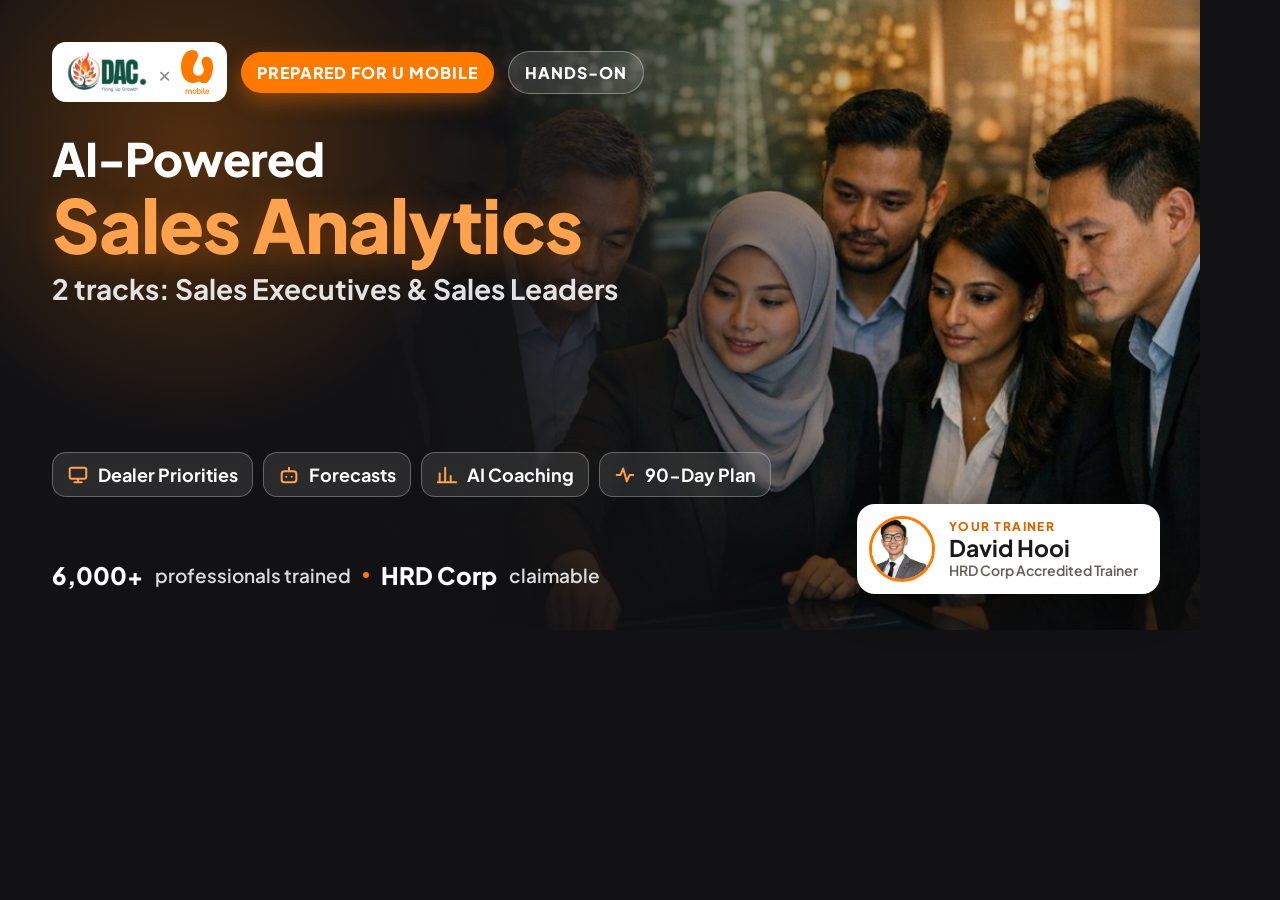
<file: og-card-source.html>
<!doctype html><html><head><meta charset="utf-8">
<link rel="stylesheet" href="https://fonts.googleapis.com/css2?family=Plus+Jakarta+Sans:wght@500;600;700;800&display=swap">
<style>
*{box-sizing:border-box;margin:0}
body{width:1200px;height:630px;overflow:hidden;font-family:"Plus Jakarta Sans",sans-serif;color:#fff;position:relative;background:#121214}
.bg{position:absolute;inset:0 0 0 360px;background:url(assets/hero-leaders.jpg) center 30%/cover no-repeat}
.fade{position:absolute;inset:0;background:
  linear-gradient(90deg,#121214 0%,#121214 31%,rgba(18,18,20,.93) 42%,rgba(18,18,20,.55) 58%,rgba(18,18,20,.05) 78%),
  linear-gradient(0deg,rgba(10,10,12,.75) 0%,rgba(10,10,12,0) 32%)}
.glow{position:absolute;left:-120px;top:-160px;width:620px;height:620px;border-radius:50%;background:radial-gradient(circle,rgba(255,121,0,.28),transparent 65%)}
.top{position:absolute;left:52px;top:42px;display:flex;align-items:center;gap:14px}
.logo{background:#fff;border-radius:14px;padding:8px 14px;display:flex}
.logo img{height:44px;display:block}
.pill{background:#ff7900;color:#fff;font-weight:800;font-size:16px;letter-spacing:.06em;text-transform:uppercase;padding:10px 16px;border-radius:999px;box-shadow:0 8px 20px rgba(255,121,0,.4)}
.pill.ghost{background:rgba(255,255,255,.12);border:1.5px solid rgba(255,255,255,.35);box-shadow:none}
.txt{position:absolute;left:52px;top:135px;width:640px}
h1{font-weight:800;letter-spacing:-.03em;line-height:1}
h1 .a{display:block;font-size:46px}
h1 .b{display:block;font-size:74px;color:#ffa24d;margin-top:6px;text-shadow:0 6px 30px rgba(255,121,0,.35)}
.sub{font-size:28px;font-weight:700;color:rgba(255,255,255,.88);margin-top:10px}
.chips{position:absolute;left:52px;top:452px;display:flex;gap:10px}
.chip{display:flex;align-items:center;gap:9px;background:rgba(255,255,255,.1);border:1.5px solid rgba(255,255,255,.28);border-radius:14px;padding:10px 14px;font-weight:700;font-size:18px;backdrop-filter:blur(4px)}
.chip svg{width:22px;height:22px;color:#ffa24d;flex:none}
.foot{position:absolute;left:52px;bottom:40px;display:flex;align-items:center;gap:12px;font-size:19px;font-weight:600;color:rgba(255,255,255,.85)}
.foot b{color:#fff;font-size:24px;font-weight:800}
.foot i{width:6px;height:6px;border-radius:50%;background:#ff7900}
.trainer{position:absolute;right:40px;bottom:36px;background:#fff;color:#1a1a1a;border-radius:18px;padding:12px 22px 12px 12px;display:flex;gap:14px;align-items:center;box-shadow:0 16px 36px rgba(0,0,0,.4)}
.trainer img{width:66px;height:66px;border-radius:50%;object-fit:cover;object-position:top;border:3px solid #ff7900}
.trainer small{display:block;font-size:12px;font-weight:800;letter-spacing:.12em;color:#d96600;text-transform:uppercase}
.trainer b{display:block;font-size:23px;line-height:1.2}
.trainer span{display:block;font-size:14px;color:#625d58;font-weight:600}
.logo{align-items:center;gap:10px}.logo .x{color:#888;font-size:22px}</style></head><body>
<div class="bg"></div><div class="fade"></div><div class="glow"></div>
<div class="top">
  <div class="logo"><img src="assets/dac-logo.png"><span class="x">×</span><img src="assets/umobile-logo.svg"></div>
  <div class="pill">Prepared for U Mobile</div>
  <div class="pill ghost">Hands-On</div>
</div>
<div class="txt">
  <h1><span class="a">AI-Powered</span><span class="b">Sales Analytics</span></h1>
  <div class="sub">2 tracks: Sales Executives &amp; Sales Leaders</div>
</div>
<div class="chips">
<div class="chip"><svg viewBox="0 0 24 24" fill="none" stroke="currentColor" stroke-width="2.2" stroke-linecap="round" stroke-linejoin="round"><rect x="3" y="4" width="18" height="12" rx="2"/><path d="M12 16v4M8 20h8"/></svg> Dealer Priorities</div><div class="chip"><svg viewBox="0 0 24 24" fill="none" stroke="currentColor" stroke-width="2.2" stroke-linecap="round" stroke-linejoin="round"><rect x="4" y="8" width="16" height="12" rx="3"/><path d="M12 8V4M9 14h.01M15 14h.01"/></svg>Forecasts</div><div class="chip"><svg viewBox="0 0 24 24" fill="none" stroke="currentColor" stroke-width="2.2" stroke-linecap="round"><path d="M4 20V10M10 20V4M16 20v-7M22 20H2"/></svg> AI Coaching</div><div class="chip"><svg viewBox="0 0 24 24" fill="none" stroke="currentColor" stroke-width="2.2" stroke-linecap="round" stroke-linejoin="round"><path d="M3 12h4l3-7 4 14 3-7h4"/></svg> 90-Day Plan</div>
</div>
<div class="foot"><b>6,000+</b> professionals trained <i></i> <b>HRD Corp</b> claimable</div>
<div class="trainer"><img src="assets/david-hooi.jpg"><div><small>Your Trainer</small><b>David Hooi</b><span>HRD Corp Accredited Trainer</span></div></div>
</body></html>
</file>
